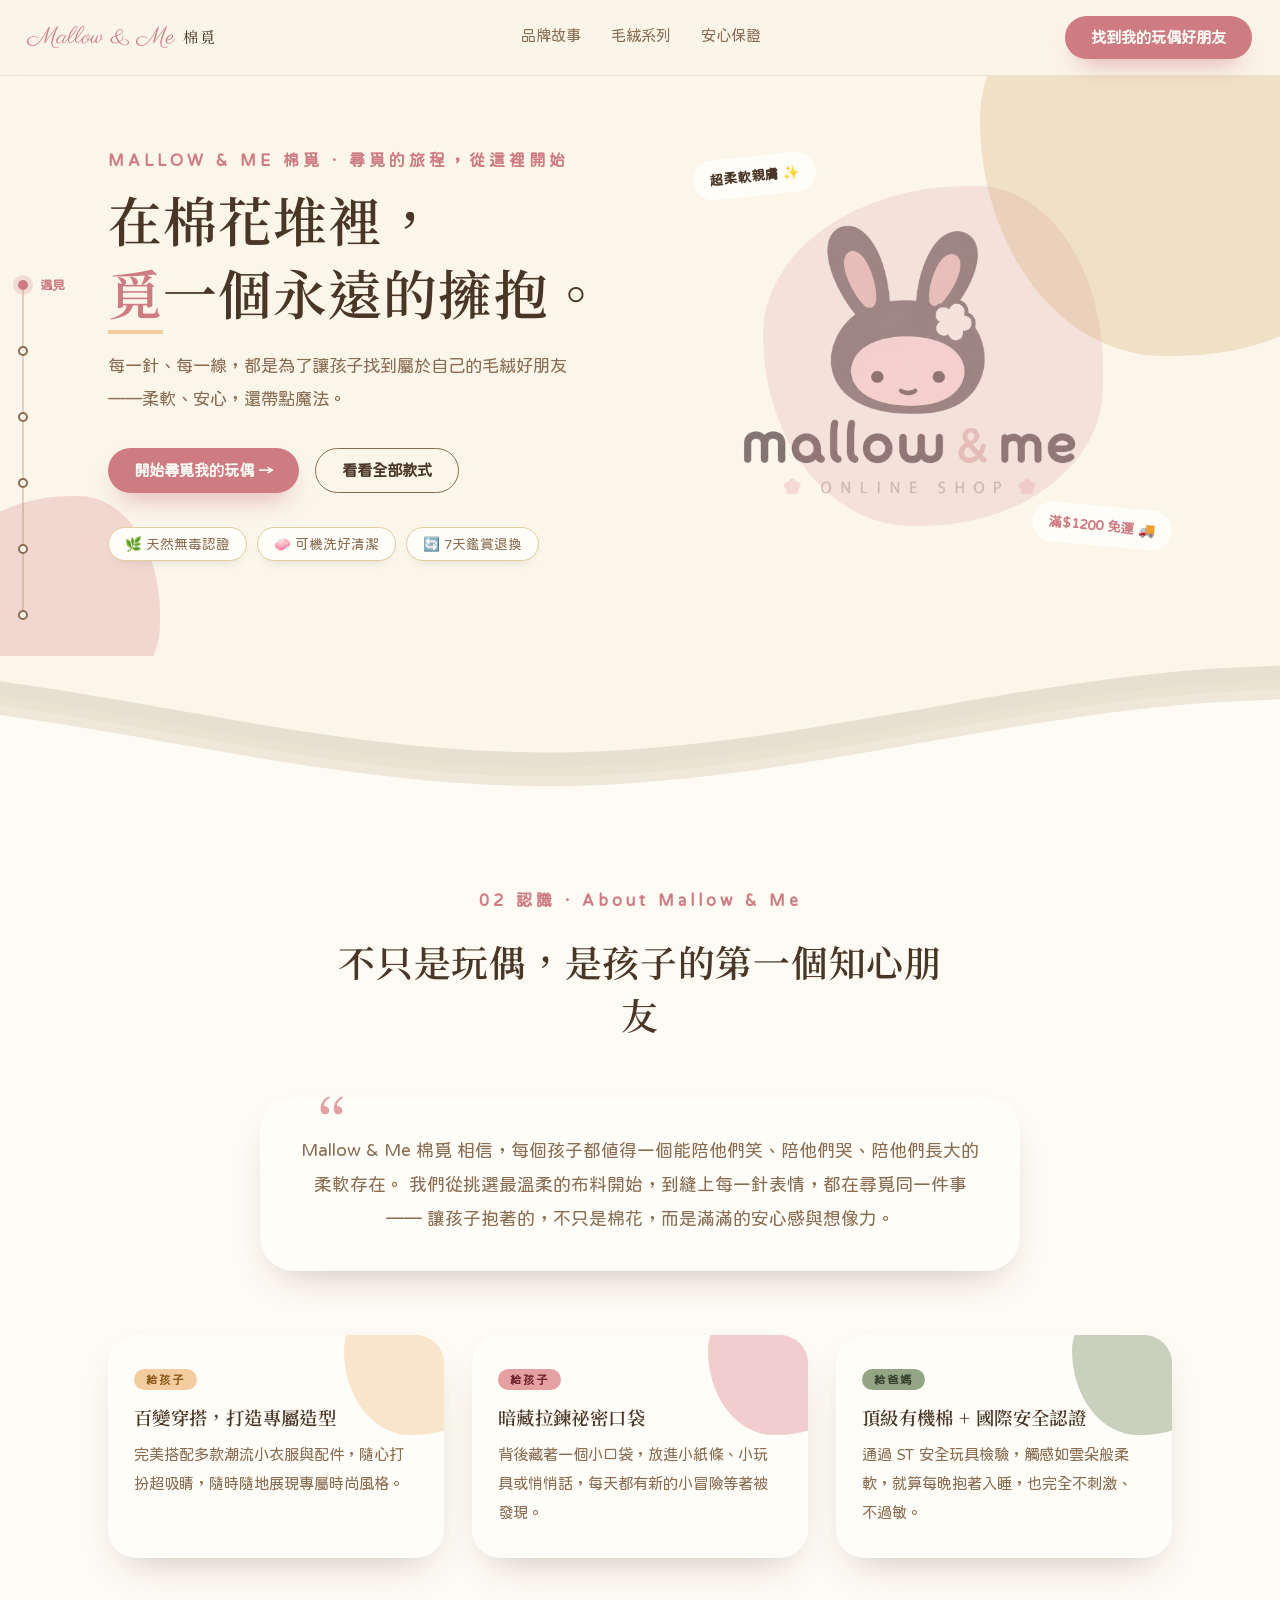
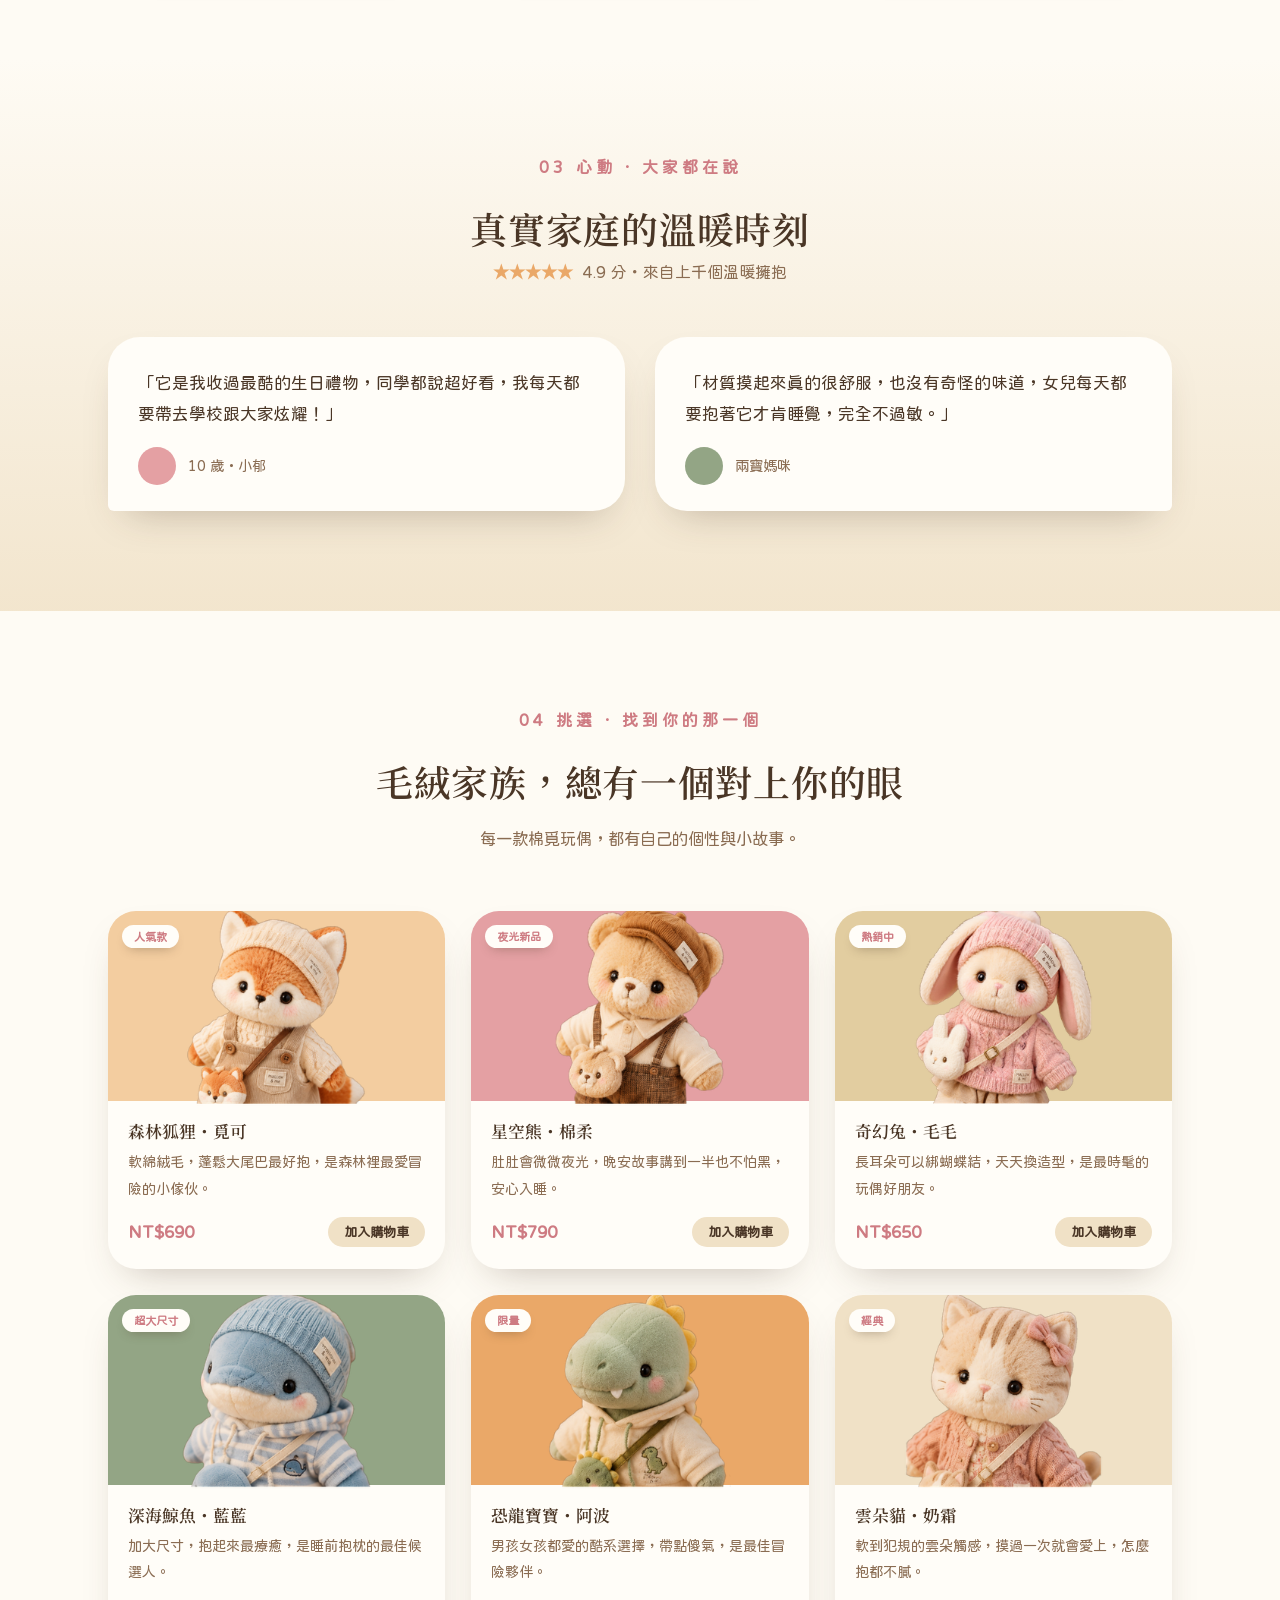
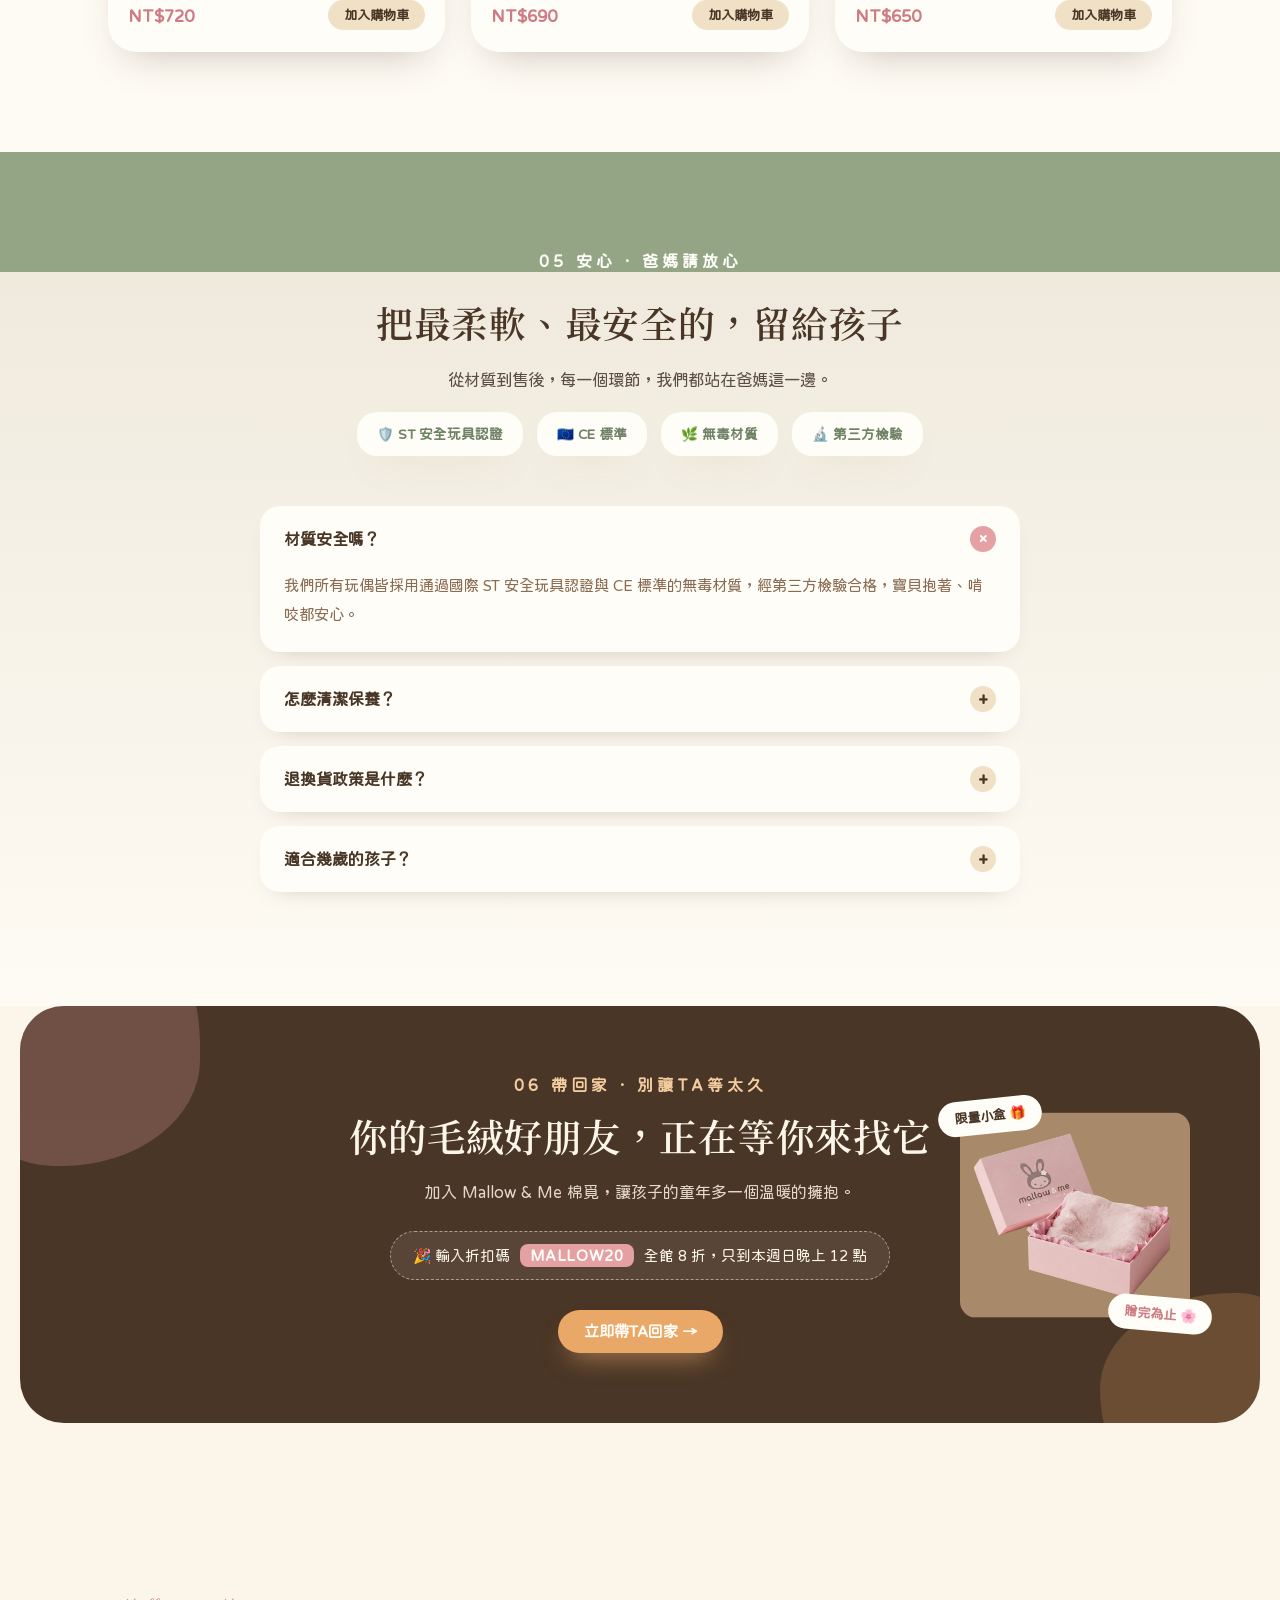
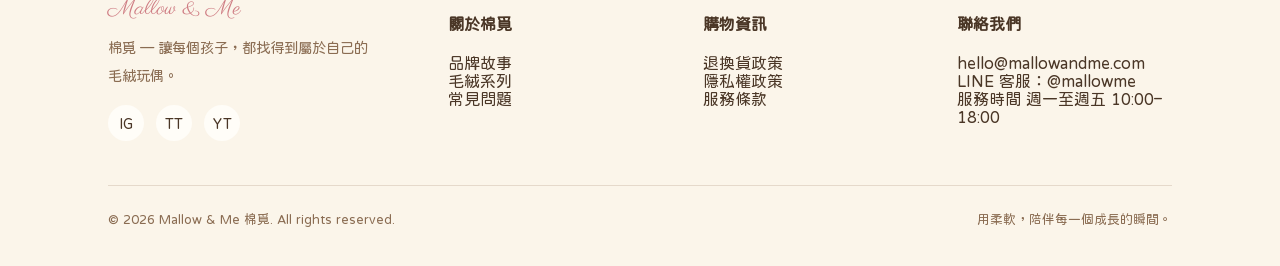
<file: new/0804/index.html>
<!DOCTYPE html>
<html lang="zh-Hant">
<head>
<meta charset="UTF-8">
<meta name="viewport" content="width=device-width, initial-scale=1.0">
<title>Mallow & Me 棉覓｜在棉花堆裡，覓一個永遠的擁抱</title>
<link rel="preconnect" href="https://fonts.googleapis.com">
<link rel="preconnect" href="https://fonts.gstatic.com" crossorigin>
<link href="https://fonts.googleapis.com/css2?family=Noto+Serif+TC:wght@400;500;600;700&family=Huninn&family=Parisienne&display=swap" rel="stylesheet">
<style>
  .wave-container {
  position: relative;
  width: 100%;
  height: 15vh;
  min-height: 100px;
  max-height: 150px;
  background-color: #FBF5EA; /* 可以依據你的網頁主色調整背景 */
}

.waves {
  position: relative;
  width: 100%;
  height: 100%;
}

/* 讓多層波浪產生交錯的動畫效果 */
.parallax > use {
  animation: move-wave 25s cubic-bezier(0.55, 0.5, 0.45, 0.5) infinite;
}

.parallax > use:nth-child(1) {
  animation-delay: -2s;
  animation-duration: 7s;
}
.parallax > use:nth-child(2) {
  animation-delay: -3s;
  animation-duration: 10s;
}
.parallax > use:nth-child(3) {
  animation-delay: -4s;
  animation-duration: 13s;
}
.parallax > use:nth-child(4) {
  animation-delay: -5s;
  animation-duration: 20s;
}

@keyframes move-wave {
  0% {
    transform: translate3d(-90px, 0, 0);
  }
  100% {
    transform: translate3d(85px, 0, 0);
  }
}
  :root{
    --cream:#FBF5EA;
    --cream-soft:#FEFBF4;
    --oat:#F0E1C6;
    --oat-deep:#E2CDA0;
    --rose:#E4A0A3;
    --rose-deep:#CE7B82;
    --peach:#EAA868;
    --peach-soft:#F3CDA0;
    --sage:#93A585;
    --sage-deep:#6F8264;
    --brown:#4A3626;
    --brown-soft:#8A6C52;
    --white:#FFFDF8;
    --shadow: 0 18px 40px -20px rgba(74,54,38,0.35);
    --radius-blob: 62% 38% 55% 45% / 45% 55% 42% 58%;
  }
  *{box-sizing:border-box;}
  html{scroll-behavior:smooth;}
  body{
    margin:0;
    background:var(--cream);
    color:var(--brown);
    font-family:'Huninn','Zen Maru Gothic','Noto Sans TC',sans-serif;
    -webkit-font-smoothing:antialiased;
    overflow-x:hidden;
  }
  h1,h2,h3{font-family:'Noto Serif TC',serif; margin:0; font-weight:600; letter-spacing:0.02em;}
  p{margin:0; line-height:1.9;}
  a{text-decoration:none; color:inherit;}
  ul{list-style:none; margin:0; padding:0;}
  .script{font-family:'Parisienne',cursive;}
  .wrap{max-width:1120px; margin:0 auto; padding:0 28px;}
  img,svg{display:block;}
  button{font-family:inherit; cursor:pointer; border:none;}

  /* ---------- decorative blobs ---------- */
  .blob{position:absolute; border-radius:var(--radius-blob); z-index:0; filter:blur(0.5px);}
  .blob--float{animation:float 9s ease-in-out infinite;}
  @keyframes float{0%,100%{transform:translateY(0) rotate(0deg);}50%{transform:translateY(-18px) rotate(4deg);}}
  @media (prefers-reduced-motion: reduce){ .blob--float{animation:none;} html{scroll-behavior:auto;} }

  /* ---------- plush icon system ---------- */
  .plush-icon{fill:currentColor;}
  .plush-icon .face{fill:var(--brown);}

  /* ---------- reveal on scroll ---------- */
  .reveal{opacity:0; transform:translateY(28px); transition:opacity .8s ease, transform .8s ease;}
  .reveal.is-visible{opacity:1; transform:translateY(0);}

  /* ---------- trust badge chips ---------- */
  .chips{display:flex; flex-wrap:wrap; gap:10px;}
  .chip{
    background:var(--white); border:1px solid var(--oat-deep); color:var(--brown-soft);
    padding:8px 16px; border-radius:999px; font-size:0.85rem; display:flex; align-items:center; gap:6px;
    box-shadow: 0 6px 14px -10px rgba(74,54,38,0.3);
  }

  /* ================= NAV ================= */
  .nav{
    position:sticky; top:0; z-index:50;
    display:flex; align-items:center; justify-content:space-between;
    padding:16px 28px; backdrop-filter:blur(14px);
    background:rgba(251,245,234,0.82);
    border-bottom:1px solid rgba(138,108,82,0.15);
  }
  .nav__logo{display:flex; align-items:baseline; gap:8px; font-size:1.5rem; color:var(--rose-deep);}
  .nav__logo small{font-family:'Noto Serif TC',serif; font-size:0.95rem; color:var(--brown); letter-spacing:0.15em;}
  .nav__links{display:flex; gap:30px; font-size:0.95rem; color:var(--brown-soft);}
  .nav__links a{position:relative; padding-bottom:4px;}
  .nav__links a::after{content:'';position:absolute; left:0; bottom:0; width:0; height:2px; background:var(--rose); transition:width .3s ease;}
  .nav__links a:hover::after{width:100%;}
  .btn{
    display:inline-flex; align-items:center; gap:8px;
    padding:13px 26px; border-radius:999px; font-size:0.95rem; font-weight:700;
    transition:transform .25s ease, box-shadow .25s ease;
  }
  .btn:hover{transform:translateY(-2px);}
  .btn--primary{background:var(--rose-deep); color:var(--white); box-shadow:0 14px 26px -12px rgba(206,123,130,0.7);}
  .btn--primary:hover{box-shadow:0 18px 30px -12px rgba(206,123,130,0.85);}
  .btn--ghost{background:transparent; border:1.5px solid var(--brown-soft); color:var(--brown);}
  .btn--peach{background:var(--peach); color:var(--white); box-shadow:0 14px 26px -12px rgba(234,168,104,0.75);}
  .nav__cta{display:none;}
  @media (min-width: 760px){ .nav__cta{display:inline-flex;} }
  @media (max-width: 880px){ .nav__links{display:none;} }

  /* ================= SEEKING TRAIL (desktop) ================= */
  .trail{position:fixed; left:22px; top:50%; transform:translateY(-50%); z-index:40; display:none;}
  @media (min-width:1180px){ .trail{display:block;} }
  .trail__track{position:relative; width:2px; height:340px; background:rgba(138,108,82,0.25); margin:0 auto;}
  .trail__fill{position:absolute; top:0; left:0; width:100%; height:0%; background:var(--rose-deep); transition:height .15s linear;}
  .trail__dots{position:absolute; top:0; left:50%; height:100%; display:flex; flex-direction:column; justify-content:space-between; transform:translateX(-50%);}
  .trail-dot{position:relative; width:10px; height:10px; border-radius:50%; background:var(--cream-soft); border:2px solid var(--brown-soft); transition:all .3s ease;}
  .trail-dot span{
    position:absolute; left:20px; top:50%; transform:translateY(-50%);
    font-size:0.78rem; white-space:nowrap; color:var(--brown-soft); opacity:0; transition:opacity .3s ease;
  }
  .trail-dot.active{background:var(--rose-deep); border-color:var(--rose-deep); box-shadow:0 0 0 5px rgba(206,123,130,0.2);}
  .trail-dot.active span{opacity:1; color:var(--rose-deep); font-weight:700;}

  /* ================= HERO ================= */
  .hero{position:relative; padding:70px 0 90px; overflow:hidden;}
  .hero .blob-a{width:420px; height:420px; background:var(--oat); top:-140px; right:-120px;}
  .hero .blob-b{width:220px; height:220px; background:var(--rose); opacity:.35; bottom:-60px; left:-60px;}
  .hero__grid{position:relative; z-index:1; display:grid; grid-template-columns:1.05fr 0.95fr; gap:56px; align-items:center;}
  @media (max-width:900px){ .hero__grid{grid-template-columns:1fr; text-align:center;} }
  .eyebrow{font-size:1rem; letter-spacing:0.25em; color:var(--rose-deep); font-weight:700; margin-bottom:14px; display:inline-block;}
  .hero h1{font-size:clamp(2.1rem, 4.2vw, 3.4rem); line-height:1.35; color:var(--brown);}
  .hero h1 em{font-style:normal; color:var(--rose-deep); border-bottom:4px solid var(--peach-soft);}
  .hero__sub{margin-top:22px; font-size:1.08rem; color:var(--brown-soft); max-width:480px;}
  @media (max-width:900px){ .hero__sub{margin-left:auto; margin-right:auto;} }
  .hero__ctas{margin-top:32px; display:flex; gap:16px; flex-wrap:wrap;}
  @media (max-width:900px){ .hero__ctas{justify-content:center;} }
  .hero__chips{margin-top:34px;}
  @media (max-width:900px){ .hero__chips{justify-content:center;} }

  .hero__art{position:relative; height:420px;}
  .hero__stage{position:absolute; inset:0; margin:auto; width:340px; height:340px; background:var(--rose-deep); opacity:0.16; border-radius:var(--radius-blob);}
  .hero__mascot{position:relative; width:290px; margin:20px auto; color:var(--peach); filter:drop-shadow(0 24px 30px rgba(74,54,38,0.28));}
  .hero__sticker{
    position:absolute; background:var(--white); border-radius:20px; padding:12px 16px; box-shadow:var(--shadow);
    font-size:0.85rem; font-weight:700; color:var(--brown);
  }
  .hero__sticker--1{top:10px; left:0; transform:rotate(-6deg);}
  .hero__sticker--2{bottom:20px; right:0; transform:rotate(5deg); color:var(--rose-deep);}
  @media (max-width:900px){ .hero__sticker{display:none;} }

  /* ================= SECTION shell ================= */
  .section{position:relative; padding:100px 0;}
  .section__head{max-width:640px; margin:0 auto 56px; text-align:center;}
  .section__head h2{font-size:clamp(1.6rem, 3vw, 2.3rem); margin-top:12px;}
  .section__head p{margin-top:16px; color:var(--brown-soft); font-size:1.03rem;}

  /* ================= WHY ================= */
  .why{background:var(--cream-soft);}
  .why__story{
    max-width:760px; margin:0 auto 64px; text-align:center; font-size:1.12rem; color:var(--brown-soft);
    padding:36px 40px; background:var(--white); border-radius:34px; box-shadow:var(--shadow); position:relative;
  }
  .why__story::before{content:'“'; font-family:'Noto Serif TC',serif; font-size:4rem; color:var(--rose); position:absolute; top:-6px; left:24px; line-height:1;}
  .features{display:grid; grid-template-columns:repeat(3,1fr); gap:28px;}
  @media (max-width:820px){ .features{grid-template-columns:1fr;} }
  .feature{
    position:relative; padding:34px 26px 30px; border-radius:28px; background:var(--white);
    box-shadow:var(--shadow); overflow:hidden;
  }
  .feature__blob{position:absolute; width:150px; height:150px; border-radius:var(--radius-blob); top:-50px; right:-50px; opacity:0.5;}
  .feature--1 .feature__blob{background:var(--peach-soft);}
  .feature--2 .feature__blob{background:var(--rose);}
  .feature--3 .feature__blob{background:var(--sage);}
  .feature__tag{display:inline-block; font-size:0.72rem; font-weight:700; letter-spacing:0.1em; padding:4px 12px; border-radius:999px; margin-bottom:14px; position:relative;}
  .feature--1 .feature__tag{background:var(--peach-soft); color:#8a5a1c;}
  .feature--2 .feature__tag{background:var(--rose); color:#6d222a;}
  .feature--3 .feature__tag{background:var(--sage); color:#33422c;}
  .feature h3{font-size:1.15rem; position:relative;}
  .feature p{margin-top:10px; color:var(--brown-soft); font-size:0.96rem; position:relative;}

  /* ================= SOCIAL PROOF ================= */
  .social{background:linear-gradient(180deg, var(--cream-soft), var(--oat) 120%);}
  .rating{display:flex; align-items:center; justify-content:center; gap:10px; margin-top:8px; color:var(--peach); font-weight:700;}
  .testimonials{display:grid; grid-template-columns:1fr 1fr; gap:30px;}
  @media (max-width:760px){ .testimonials{grid-template-columns:1fr;} }
  .bubble{
    position:relative; background:var(--white); padding:30px 30px 26px; border-radius:32px 32px 32px 6px;
    box-shadow:var(--shadow);
  }
  .bubble--alt{border-radius:32px 32px 6px 32px;}
  .bubble p.quote{font-size:1.05rem; color:var(--brown); line-height:1.85;}
  .bubble__who{margin-top:18px; display:flex; align-items:center; gap:12px; font-size:0.9rem; color:var(--brown-soft);}
  .bubble__avatar{width:38px; height:38px; border-radius:50%; flex-shrink:0;}
  .bubble--1 .bubble__avatar{background:var(--rose);}
  .bubble--2 .bubble__avatar{background:var(--sage);}

  /* ================= COLLECTION ================= */
  .collection{background:var(--cream-soft);}
  .collection__grid{display:grid; grid-template-columns:repeat(3,1fr); gap:26px;}
  @media (max-width:900px){ .collection__grid{grid-template-columns:1fr 1fr;} }
  @media (max-width:560px){ .collection__grid{grid-template-columns:1fr;} }
  .card{
    background:var(--white); border-radius:28px; overflow:hidden; box-shadow:var(--shadow);
    display:flex; flex-direction:column; transition:transform .3s ease, box-shadow .3s ease;
  }
  .card:hover{transform:translateY(-6px);}
  .card__stage{position:relative; height:190px; display:flex; align-items:center; justify-content:center;}
  .card__mascot{width: 90%;
  height: auto;}
  .card__tag{position:absolute; top:14px; left:14px; font-size:0.7rem; font-weight:700; padding:5px 12px; border-radius:999px; background:var(--white); color:var(--rose-deep); box-shadow:0 6px 12px -6px rgba(74,54,38,0.4);}
  .card__body{padding:18px 20px 22px;}
  .card__name{font-size:1.05rem; font-family:'Noto Serif TC',serif; font-weight:600;}
  .card__desc{margin-top:6px; font-size:0.88rem; color:var(--brown-soft); min-height:44px;}
  .card__foot{margin-top:14px; display:flex; align-items:center; justify-content:space-between;}
  .card__price{font-weight:700; color:var(--rose-deep); font-size:1.05rem;}
  .card__add{font-size:0.82rem; font-weight:700; padding:8px 16px; border-radius:999px; background:var(--oat); color:var(--brown);}
  .card__add:hover{background:var(--peach); color:var(--white);}

  /* ================= PARENTS CORNER ================= */
  .parents{background:linear-gradient(180deg, var(--sage) 0%, #EFE9DC 10%, var(--cream-soft) 100%); position:relative;}
  .parents::before{content:''; position:absolute; inset:0 0 auto 0; height:120px; background:var(--sage); z-index:0;}
  .parents .wrap{position:relative; z-index:1;}
  .parents .section__head{color:var(#4A3B32);}
  .parents .section__head p{color:rgba(74,59,50,0.9);}
  .parents .eyebrow{color:var(--white);}
  .parents__badges{display:flex; gap:14px; justify-content:center; flex-wrap:wrap; margin:-40px 0 50px;}
  .pbadge{
    background:var(--white); padding:14px 20px; border-radius:20px; box-shadow:var(--shadow);
    font-size:0.85rem; font-weight:700; color:var(--sage-deep); display:flex; align-items:center; gap:8px;
  }
  .faq{max-width:760px; margin:0 auto;}
  .faq__item{background:var(--white); border-radius:20px; margin-bottom:14px; box-shadow:0 10px 24px -18px rgba(74,54,38,0.4); overflow:hidden;}
  .faq__item summary{
    list-style:none; cursor:pointer; padding:20px 24px; display:flex; align-items:center; justify-content:space-between;
    font-weight:700; font-size:1rem; color:var(--brown);
  }
  .faq__item summary::-webkit-details-marker{display:none;}
  .faq__icon{width:26px; height:26px; border-radius:50%; background:var(--oat); display:flex; align-items:center; justify-content:center; flex-shrink:0; font-size:1.1rem; transition:transform .3s ease;}
  .faq__item[open] .faq__icon{transform:rotate(45deg); background:var(--rose); color:var(--white);}
  .faq__item p{padding:0 24px 22px; color:var(--brown-soft); font-size:0.95rem;}

  /* ================= FINAL PUSH ================= */
  .final{
    background:var(--brown); color:var(--cream); text-align:center; border-radius:44px;
    margin:0 20px; padding:70px 30px; position:relative; overflow:hidden;
  }
  .final .blob{background:var(--rose); opacity:0.25; width:260px; height:260px; top:-100px; left:-80px;}
  .final .blob2{position:absolute; background:var(--peach); opacity:0.2; width:220px; height:220px; border-radius:var(--radius-blob); bottom:-90px; right:-60px; z-index:0;}
  .final__inner{position:relative; z-index:1;}
  .final h2{color:var(--cream); font-size:clamp(1.6rem,3.4vw,2.4rem);}
  .final__promo{
    display:inline-flex; align-items:center; gap:10px; margin:24px auto 30px; background:rgba(255,255,255,0.08);
    border:1px dashed rgba(255,246,230,0.5); padding:12px 22px; border-radius:999px; font-size:0.92rem;
  }
  .final__code{background:var(--rose); color:var(--white); padding:3px 10px; border-radius:8px; font-weight:700; letter-spacing:0.05em;}

  /* ================= FOOTER ================= */
  footer{padding:70px 0 40px; background:var(--cream);}
  .footer__grid{display:grid; grid-template-columns:1.4fr 1fr 1fr 1fr; gap:40px; padding-bottom:44px; border-bottom:1px solid rgba(138,108,82,0.2);}
  @media (max-width:760px){ .footer__grid{grid-template-columns:1fr 1fr;} }
  .footer__brand{font-size:1.4rem; color:var(--rose-deep); margin-bottom:10px;}
  .footer__tag{color:var(--brown-soft); font-size:0.9rem; max-width:260px;}
  .footer h4{font-size:0.85rem; letter-spacing:0.08em; color:var(--brown-soft); margin-bottom:16px;}
  .footer li{margin-bottom:10px; font-size:0.9rem; color:var(--brown);}
  .footer__social{display:flex; gap:12px; margin-top:16px;}
  .footer__social a{width:36px; height:36px; border-radius:50%; background:var(--white); display:flex; align-items:center; justify-content:center; box-shadow:var(--shadow); font-size:0.9rem;}
  .footer__bottom{display:flex; justify-content:space-between; padding-top:26px; font-size:0.8rem; color:var(--brown-soft); flex-wrap:wrap; gap:10px;}

  /* ================= mobile sticky cta ================= */
  .sticky-cta{
    position:fixed; left:0; right:0; bottom:0; z-index:60; display:flex; gap:10px; padding:12px 16px;
    background:rgba(251,245,234,0.95); backdrop-filter:blur(10px); border-top:1px solid rgba(138,108,82,0.2);
  }
  @media (min-width:760px){ .sticky-cta{display:none;} }
  .sticky-cta .btn{flex:1; justify-content:center;}
  body{padding-bottom:0;}
  @media (max-width:759px){ body{padding-bottom:74px;} }

 /* ===== 贈品圖片區塊：手機版預設為文件流內置中顯示 ===== */
.final__gift{
  position:relative;
  width:190px;
  height:170px;
  margin:8px auto 36px;
}
.final__gift-img{
  width:100%;
  height:100%;
  background-color:#A8896A;
  object-fit:cover;
  border-radius:16px;
  box-shadow:none;
  display:block;
}
.final__gift-sticker{
  position:absolute;
  background:var(--white);
  border-radius:20px;
  padding:8px 14px;
  box-shadow:var(--shadow);
  font-size:0.72rem;
  font-weight:700;
  color:var(--brown);
  white-space:nowrap;
}
.final__gift-sticker--1{ top:-10px; left:-16px; transform:rotate(-6deg); }
.final__gift-sticker--2{ bottom:-10px; right:-16px; transform:rotate(5deg); color:var(--rose-deep); }

/* ===== 桌機版才切回右側絕對定位 ===== */
@media (min-width:1200px){
  .final__gift{
    position:absolute;
    top:50%;
    right:40px;
    transform:translateY(-50%);
    width:clamp(200px, 18vw, 300px);
    height:clamp(180px, 16vw, 280px);
    margin:0;
    z-index:2;
  }
  .final__gift-sticker{
    font-size:0.82rem;
    padding:10px 16px;
  }
  .final__gift-sticker--1{ top:-14px; left:-22px; }
  .final__gift-sticker--2{ bottom:-14px; right:-22px; }
}
</style>
</head>
<body>

<!-- reusable plush mark -->
<svg style="position:absolute;width:0;height:0" aria-hidden="true">
  <symbol id="icon-plush" viewBox="0 0 200 200">
    <circle cx="54" cy="52" r="27"/>
    <circle cx="146" cy="52" r="27"/>
    <path d="M100,58 C38,58 22,112 33,152 C44,188 76,197 100,197 C124,197 156,188 167,152 C178,112 162,58 100,58 Z"/>
    <circle class="face" cx="78" cy="116" r="6.5"/>
    <circle class="face" cx="122" cy="116" r="6.5"/>
    <path class="face" d="M90,140 Q100,150 110,140" stroke="currentColor" stroke-width="0" fill="none"/>
    <path d="M91,140 Q100,149 109,140" stroke="#4A3626" stroke-width="4.5" fill="none" stroke-linecap="round"/>
  </symbol>
</svg>

<!-- ============ NAV ============ -->
<header class="nav">
  <a href="#hero" class="nav__logo"><span class="script">Mallow & Me</span><small>棉覓</small></a>
  <nav class="nav__links">
    <a href="#why">品牌故事</a>
    <a href="#collection">毛絨系列</a>
    <a href="#parents">安心保證</a>
  </nav>
  <a href="#collection" class="btn btn--primary nav__cta">找到我的玩偶好朋友</a>
</header>

<!-- ============ SEEKING TRAIL ============ -->
<div class="trail" aria-hidden="true">
  <div class="trail__track">
    <div class="trail__fill"></div>
    <div class="trail__dots">
      <div class="trail-dot active"><span>遇見</span></div>
      <div class="trail-dot"><span>認識</span></div>
      <div class="trail-dot"><span>心動</span></div>
      <div class="trail-dot"><span>挑選</span></div>
      <div class="trail-dot"><span>安心</span></div>
      <div class="trail-dot"><span>帶回家</span></div>
    </div>
  </div>
</div>

<!-- ============ HERO ============ -->
<section class="hero" id="hero" data-stage>
  <div class="blob blob-a"></div>
  <div class="blob blob-b blob--float"></div>
  <div class="wrap hero__grid">
    <div class="reveal is-visible">
      <span class="eyebrow">MALLOW &amp; ME 棉覓 · 尋覓的旅程，從這裡開始</span>
      <h1>在棉花堆裡，<br><em>覓</em>一個永遠的擁抱。</h1>
      <p class="hero__sub">每一針、每一線，都是為了讓孩子找到屬於自己的毛絨好朋友——柔軟、安心，還帶點魔法。</p>
      <div class="hero__ctas">
        <a href="#collection" class="btn btn--primary">開始尋覓我的玩偶 →</a>
        <a href="#collection" class="btn btn--ghost">看看全部款式</a>
      </div>
      <div class="chips hero__chips" style="margin-top:34px;">
        <span class="chip">🌿 天然無毒認證</span>
        <span class="chip">🧼 可機洗好清潔</span>
        <span class="chip">🔄 7天鑑賞退換</span>
      </div>
    </div>
    <div class="hero__art reveal is-visible">
      <div class="hero__stage"></div>
      <img class="card__mascot" src="img/logo-Photoroom.png" alt="狐狸・毛毛玩偶">
      <div class="hero__sticker hero__sticker--1">超柔軟親膚 ✨</div>
      <div class="hero__sticker hero__sticker--2">滿$1200 免運 🚚</div>
    </div>
  </div>
</section>
<div class="wave-container">
  <svg class="waves" xmlns="http://www.w3.org/2000/svg" viewBox="0 24 150 28" preserveAspectRatio="none" shape-rendering="auto">
    <defs>
      <path id="gentle-wave" d="M-160 44c30 0 58-18 88-18s 58 18 88 18 58-18 88-18 58 18 88 18 v44h-352z" />
    </defs>
  <g class="parallax">
      <use href="#gentle-wave" x="48" y="0" fill="rgba(224, 214, 198, 0.7)" />
      <use href="#gentle-wave" x="48" y="3" fill="rgba(240, 230, 214, 0.5)" />
      <use href="#gentle-wave" x="48" y="5" fill="rgba(247, 242, 235, 0.3)" />
      <use href="#gentle-wave" x="48" y="7" fill="#FEFBF4" />
    </g>
  </svg>
</div>
<!-- ============ WHY ============ -->
<section class="section why" id="why" data-stage>
  <div class="wrap">
    <div class="section__head reveal">
      <span class="eyebrow">02 認識 · About Mallow &amp; Me</span>
      <h2>不只是玩偶，是孩子的第一個知心朋友</h2>
    </div>
    <p class="why__story reveal">
      Mallow &amp; Me 棉覓 相信，每個孩子都值得一個能陪他們笑、陪他們哭、陪他們長大的柔軟存在。
      我們從挑選最溫柔的布料開始，到縫上每一針表情，都在尋覓同一件事——
      讓孩子抱著的，不只是棉花，而是滿滿的安心感與想像力。
    </p>
    <div class="features">
      <div class="feature feature--1 reveal">
        <div class="feature__blob"></div>
        <span class="feature__tag">給孩子</span>
        <h3>百變穿搭，打造專屬造型</h3>
        <p>完美搭配多款潮流小衣服與配件，隨心打扮超吸睛，隨時隨地展現專屬時尚風格。</p>
      </div>
      <div class="feature feature--2 reveal">
        <div class="feature__blob"></div>
        <span class="feature__tag">給孩子</span>
        <h3>暗藏拉鍊祕密口袋</h3>
        <p>背後藏著一個小口袋，放進小紙條、小玩具或悄悄話，每天都有新的小冒險等著被發現。</p>
      </div>
      <div class="feature feature--3 reveal">
        <div class="feature__blob"></div>
        <span class="feature__tag">給爸媽</span>
        <h3>頂級有機棉 + 國際安全認證</h3>
        <p>通過 ST 安全玩具檢驗，觸感如雲朵般柔軟，就算每晚抱著入睡，也完全不刺激、不過敏。</p>
      </div>
    </div>
  </div>
</section>

<!-- ============ SOCIAL PROOF ============ -->
<section class="section social" id="social" data-stage>
  <div class="wrap">
    <div class="section__head reveal">
      <span class="eyebrow">03 心動 · 大家都在說</span>
      <h2>真實家庭的溫暖時刻</h2>
      <div class="rating">★★★★★ <span style="color:var(--brown-soft); font-weight:400;">4.9 分・來自上千個溫暖擁抱</span></div>
    </div>
    <div class="testimonials">
      <div class="bubble bubble--1 reveal">
        <p class="quote">「它是我收過最酷的生日禮物，同學都說超好看，我每天都要帶去學校跟大家炫耀！」</p>
        <div class="bubble__who"><span class="bubble__avatar"></span>10 歲・小郁</div>
      </div>
      <div class="bubble bubble--2 bubble--alt reveal">
        <p class="quote">「材質摸起來真的很舒服，也沒有奇怪的味道，女兒每天都要抱著它才肯睡覺，完全不過敏。」</p>
        <div class="bubble__who"><span class="bubble__avatar"></span>兩寶媽咪</div>
      </div>
    </div>
  </div>
</section>

<!-- ============ COLLECTION ============ -->
<section class="section collection" id="collection" data-stage>
  <div class="wrap">
    <div class="section__head reveal">
      <span class="eyebrow">04 挑選 · 找到你的那一個</span>
      <h2>毛絨家族，總有一個對上你的眼</h2>
      <p>每一款棉覓玩偶，都有自己的個性與小故事。</p>
    </div>
    <div class="collection__grid">

      <div class="card reveal">
        <div class="card__stage" style="background:var(--peach-soft);">
          <span class="card__tag">人氣款</span>
          <img class="card__mascot" src="img/fox-icon.png" alt="狐狸・毛毛玩偶">
        </div>
        <div class="card__body">
          <div class="card__name">森林狐狸・覓可</div>
          <p class="card__desc">軟綿絨毛，蓬鬆大尾巴最好抱，是森林裡最愛冒險的小傢伙。</p>
          <div class="card__foot"><span class="card__price">NT$690</span><span class="card__add">加入購物車</span></div>
        </div>
      </div>

      <div class="card reveal">
        <div class="card__stage" style="background:var(--rose);">
          <span class="card__tag">夜光新品</span>
        <img class="card__mascot" src="img/bear-icon.png" alt="熊熊・毛毛玩偶">
        </div>
        <div class="card__body">
          <div class="card__name">星空熊・棉柔</div>
          <p class="card__desc">肚肚會微微夜光，晚安故事講到一半也不怕黑，安心入睡。</p>
          <div class="card__foot"><span class="card__price">NT$790</span><span class="card__add">加入購物車</span></div>
        </div>
      </div>

      <div class="card reveal">
        <div class="card__stage" style="background:var(--oat-deep);">
          <span class="card__tag">熱銷中</span>
           <img class="card__mascot" src="img/rabbit-icon.png" alt="奇幻兔・毛毛玩偶">
        </div>
        <div class="card__body">
          <div class="card__name">奇幻兔・毛毛</div>
          <p class="card__desc">長耳朵可以綁蝴蝶結，天天換造型，是最時髦的玩偶好朋友。</p>
          <div class="card__foot"><span class="card__price">NT$650</span><span class="card__add">加入購物車</span></div>
        </div>
      </div>

      <div class="card reveal">
        <div class="card__stage" style="background:var(--sage);">
          <span class="card__tag">超大尺寸</span>
         <img class="card__mascot" src="img/shark-icon.png" alt="鯨魚・毛毛玩偶">
        </div>
        <div class="card__body">
          <div class="card__name">深海鯨魚・藍藍</div>
          <p class="card__desc">加大尺寸，抱起來最療癒，是睡前抱枕的最佳候選人。</p>
          <div class="card__foot"><span class="card__price">NT$720</span><span class="card__add">加入購物車</span></div>
        </div>
      </div>

      <div class="card reveal">
        <div class="card__stage" style="background:var(--peach);">
          <span class="card__tag">限量</span>
          <img class="card__mascot" src="img/dino-icon.png" alt="恐龍・毛毛玩偶">
        </div>
        <div class="card__body">
          <div class="card__name">恐龍寶寶・阿波</div>
          <p class="card__desc">男孩女孩都愛的酷系選擇，帶點傻氣，是最佳冒險夥伴。</p>
          <div class="card__foot"><span class="card__price">NT$690</span><span class="card__add">加入購物車</span></div>
        </div>
      </div>

      <div class="card reveal">
        <div class="card__stage" style="background:var(--oat);">
          <span class="card__tag">經典</span>
         <img class="card__mascot" src="img/cat-icon.png" alt="貓咪・毛毛玩偶">
        </div>
        <div class="card__body">
          <div class="card__name">雲朵貓・奶霜</div>
          <p class="card__desc">軟到犯規的雲朵觸感，摸過一次就會愛上，怎麼抱都不膩。</p>
          <div class="card__foot"><span class="card__price">NT$650</span><span class="card__add">加入購物車</span></div>
        </div>
      </div>

    </div>
  </div>
</section>

<!-- ============ PARENTS CORNER ============ -->
<section class="section parents" id="parents" data-stage>
  <div class="wrap">
    <div class="section__head reveal">
      <span class="eyebrow">05 安心 · 爸媽請放心</span>
      <h2>把最柔軟、最安全的，留給孩子</h2>
      <p>從材質到售後，每一個環節，我們都站在爸媽這一邊。</p>
    </div>
    <div class="parents__badges reveal">
      <span class="pbadge">🛡️ ST 安全玩具認證</span>
      <span class="pbadge">🇪🇺 CE 標準</span>
      <span class="pbadge">🌿 無毒材質</span>
      <span class="pbadge">🔬 第三方檢驗</span>
    </div>
    <div class="faq reveal">
      <details class="faq__item" open>
        <summary>材質安全嗎？<span class="faq__icon">+</span></summary>
        <p>我們所有玩偶皆採用通過國際 ST 安全玩具認證與 CE 標準的無毒材質，經第三方檢驗合格，寶貝抱著、啃咬都安心。</p>
      </details>
      <details class="faq__item">
        <summary>怎麼清潔保養？<span class="faq__icon">+</span></summary>
        <p>大部分款式可直接手洗，或裝入洗衣袋以 30 度以下水溫機洗，洗後自然平鋪陰乾，就能維持蓬鬆柔軟的觸感。</p>
      </details>
      <details class="faq__item">
        <summary>退換貨政策是什麼？<span class="faq__icon">+</span></summary>
        <p>下單後 7 天內，只要玩偶保持全新、未拆吊牌的狀態，即可申請無條件退換，讓您安心選購不擔心。</p>
      </details>
      <details class="faq__item">
        <summary>適合幾歲的孩子？<span class="faq__icon">+</span></summary>
        <p>我們的玩偶適合 3 歲以上孩童；若家中有 3 歲以下幼兒，建議由家長陪同遊玩，避免誤食小型配件。</p>
      </details>
    </div>
  </div>
</section>

<!-- ============ FINAL PUSH ============ -->
<section class="section" id="final" data-stage style="padding-top:0;">
  <div class="final reveal">
    <div class="blob blob--float"></div>
    <div class="blob2"></div>

    <div class="final__inner">
      <span class="eyebrow" style="color:var(--peach-soft);">06 帶回家 · 別讓TA等太久</span>
      <h2>你的毛絨好朋友，正在等你來找它</h2>
      <p style="color:rgba(255,246,230,0.85); margin-top:14px;">加入 Mallow &amp; Me 棉覓，讓孩子的童年多一個溫暖的擁抱。</p>

      <div class="final__promo">
        🎉 輸入折扣碼 <span class="final__code">MALLOW20</span> 全館 8 折，只到本週日晚上 12 點
      </div>

      <!-- 贈品圖片＋貼紙，現在在 promo 跟按鈕之間 -->
      <div class="final__gift">
        <img src="./img/logobox.png" alt="附贈小盒" class="final__gift-img">
        <span class="final__gift-sticker final__gift-sticker--1">限量小盒 🎁</span>
        <span class="final__gift-sticker final__gift-sticker--2">贈完為止 🌸</span>
      </div>

      <div>
        <a href="#collection" class="btn btn--peach">立即帶TA回家 →</a>
      </div>
    </div>
  </div>
</section>

<!-- ============ FOOTER ============ -->
<footer>
  <div class="wrap">
    <div class="footer__grid">
      <div>
        <div class="footer__brand script">Mallow &amp; Me</div>
        <p class="footer__tag">棉覓 — 讓每個孩子，都找得到屬於自己的毛絨玩偶。</p>
        <div class="footer__social">
          <a href="#" aria-label="Instagram">IG</a>
          <a href="#" aria-label="TikTok">TT</a>
          <a href="#" aria-label="YouTube">YT</a>
        </div>
      </div>
      <div>
        <h4>關於棉覓</h4>
        <ul>
          <li><a href="#why">品牌故事</a></li>
          <li><a href="#collection">毛絨系列</a></li>
          <li><a href="#parents">常見問題</a></li>
        </ul>
      </div>
      <div>
        <h4>購物資訊</h4>
        <ul>
          <li><a href="#">退換貨政策</a></li>
          <li><a href="#">隱私權政策</a></li>
          <li><a href="#">服務條款</a></li>
        </ul>
      </div>
      <div>
        <h4>聯絡我們</h4>
        <ul>
          <li>hello@mallowandme.com</li>
          <li>LINE 客服：@mallowme</li>
          <li>服務時間 週一至週五 10:00–18:00</li>
        </ul>
      </div>
    </div>
    <div class="footer__bottom">
      <span>© 2026 Mallow &amp; Me 棉覓. All rights reserved.</span>
      <span>用柔軟，陪伴每一個成長的瞬間。</span>
    </div>
  </div>
</footer>

<!-- ============ MOBILE STICKY CTA ============ -->
<div class="sticky-cta">
  <a href="#collection" class="btn btn--primary">立即選購 →</a>
  <a href="#parents" class="btn btn--ghost">安心保證</a>
</div>

<script>
  // scroll reveal
  const revealEls = document.querySelectorAll('.reveal');
  const io = new IntersectionObserver((entries)=>{
    entries.forEach(e=>{ if(e.isIntersecting){ e.target.classList.add('is-visible'); } });
  }, { threshold: 0.15 });
  revealEls.forEach(el=> io.observe(el));

  // seeking trail progress + active waypoint
  const stages = document.querySelectorAll('[data-stage]');
  const dots = document.querySelectorAll('.trail-dot');
  const fill = document.querySelector('.trail__fill');

  function updateTrail(){
    const scrollTop = window.scrollY;
    const docHeight = document.documentElement.scrollHeight - window.innerHeight;
    const progress = docHeight > 0 ? Math.min(1, Math.max(0, scrollTop/docHeight)) : 0;
    if(fill) fill.style.height = (progress*100) + '%';

    let current = 0;
    stages.forEach((sec,i)=>{
      const rect = sec.getBoundingClientRect();
      if(rect.top <= window.innerHeight*0.5) current = i;
    });
    dots.forEach((d,i)=> d.classList.toggle('active', i===current));
  }
  window.addEventListener('scroll', updateTrail, {passive:true});
  updateTrail();
</script>

</body>
</html>
</file>
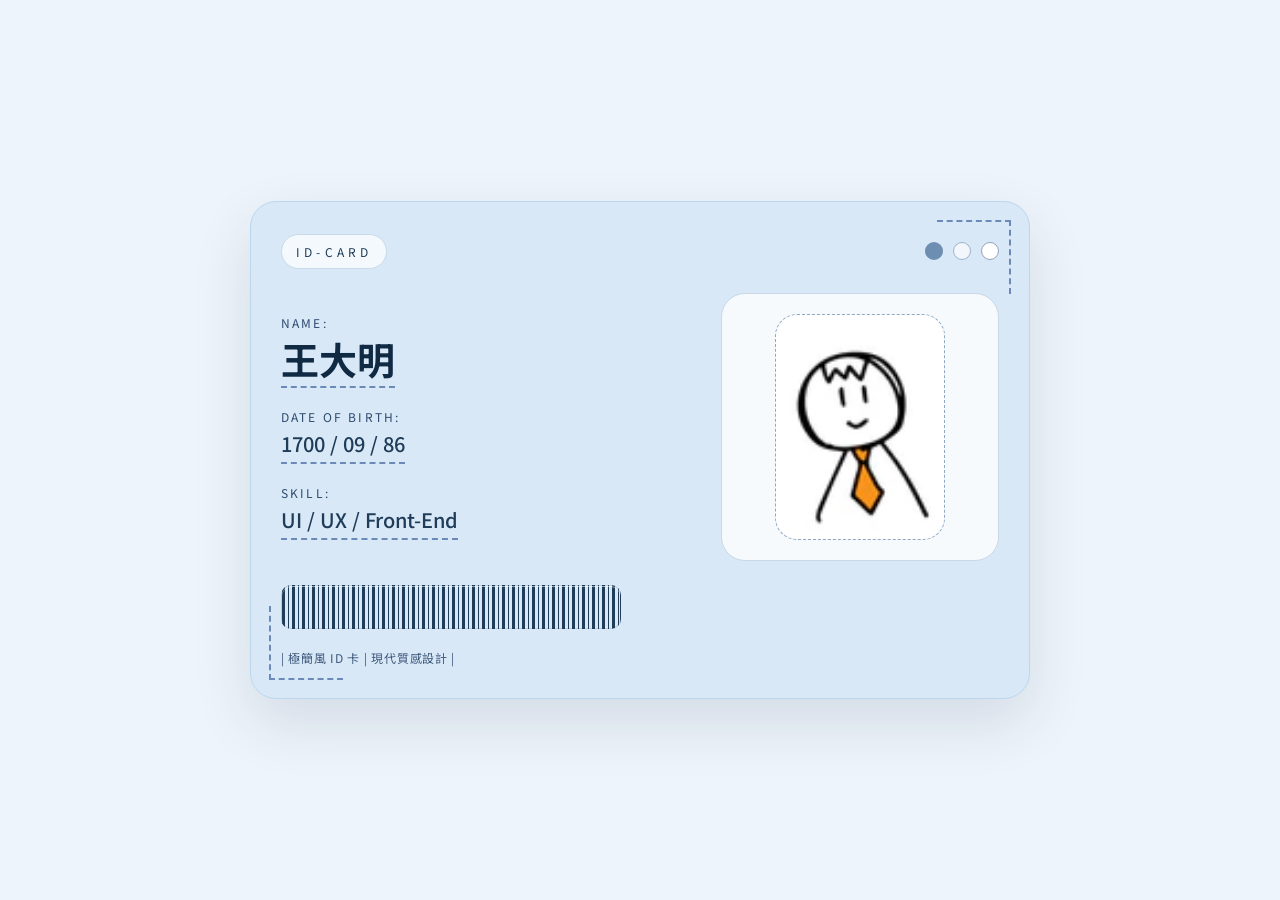
<file: new/card.html>
﻿<!DOCTYPE html>
<html lang="zh-TW">
<head>
    <meta charset="UTF-8">
    <meta name="viewport" content="width=device-width, initial-scale=1.0">
    <title>極簡 ID 卡設計展示</title>
    <link rel="preconnect" href="https://fonts.googleapis.com">
    <link rel="preconnect" href="https://fonts.gstatic.com" crossorigin>
    <link href="https://fonts.googleapis.com/css2?family=Fira+Code:wght@400;500;600&family=Noto+Sans+TC:wght@400;500;700&display=swap" rel="stylesheet">
    <style>
        * {
            box-sizing: border-box;
            margin: 0;
            padding: 0;
        }

        body {
            min-height: 100vh;
            display: flex;
            align-items: center;
            justify-content: center;
            background: #eef4fb;
            font-family: 'Noto Sans TC', -apple-system, BlinkMacSystemFont, "Segoe UI", Roboto, sans-serif;
            color: #102a43;
            padding: 24px;
        }

        .card {
            width: min(780px, 100%);
            max-width: 780px;
            background: #d8e8f7;
            border: 1px solid #bcd7ed;
            border-radius: 26px;
            box-shadow: 0 24px 60px rgba(16, 42, 67, 0.12);
            padding: 32px 30px;
            position: relative;
            overflow: hidden;
        }

        .card::before,
        .card::after {
            content: "";
            position: absolute;
            border: 2px dashed #6b8ab7;
            width: 72px;
            height: 72px;
        }

        .card::before {
            top: 18px;
            right: 18px;
            border-left: none;
            border-bottom: none;
        }

        .card::after {
            bottom: 18px;
            left: 18px;
            border-right: none;
            border-top: none;
        }

        .top-row {
            display: flex;
            justify-content: space-between;
            align-items: center;
            margin-bottom: 24px;
            gap: 16px;
        }

        .label {
            display: inline-flex;
            align-items: center;
            gap: 10px;
            font-size: 12px;
            letter-spacing: 0.35em;
            text-transform: uppercase;
            color: #1f3c58;
            padding: 8px 14px;
            border-radius: 999px;
            background: rgba(255, 255, 255, 0.72);
            border: 1px solid #c8d8e6;
            backdrop-filter: blur(6px);
        }

        .circles {
            display: flex;
            align-items: center;
            gap: 10px;
        }

        .circle {
            width: 18px;
            height: 18px;
            border-radius: 50%;
            background: #5b7fa5;
            opacity: 0.85;
        }

        .circle:nth-child(2) {
            background: #f8fafc;
            border: 1px solid #8fa9c4;
        }

        .circle:nth-child(3) {
            background: #ffffff;
            opacity: 1;
            border: 1px solid #94a3b8;
        }

        .main-grid {
            display: grid;
            grid-template-columns: 1.5fr 1fr;
            gap: 24px;
            align-items: stretch;
        }

        .fields {
            display: flex;
            flex-direction: column;
            gap: 20px;
            justify-content: center;
        }

        .field {
            display: flex;
            flex-direction: column;
            gap: 8px;
        }

        .field-label {
            color: #2e4a6e;
            font-size: 12px;
            letter-spacing: 0.18em;
            text-transform: uppercase;
        }

        .field-value {
            font-size: clamp(28px, 3.2vw, 38px);
            font-weight: 700;
            color: #102a43;
            padding-bottom: 8px;
            border-bottom: 2px dashed #6b8ab7;
            max-width: fit-content;
            line-height: 1.05;
        }

        .small-value {
            font-size: 20px;
            font-weight: 500;
            color: #1f3c58;
        }

        .portrait-card {
            position: relative;
            display: grid;
            place-items: center;
            background: rgba(255, 255, 255, 0.8);
            border: 1px solid #c8d8e6;
            border-radius: 24px;
            min-height: 260px;
            padding: 20px;
        }

        .portrait-frame {
            width: 100%;
            max-width: 170px;
            aspect-ratio: 3 / 4;
            border-radius: 22px;
            background: #f8fafc;
            border: 1px dashed #8fa9c4;
            display: grid;
            place-items: center;
            position: relative;
            box-shadow: inset 0 0 0 1px rgba(79, 115, 150, 0.08);
        }

        .portrait-shape {
            width: 76%;
            height: 76%;
            border-radius: 24px;
            background: linear-gradient(180deg, #ffffff 0%, #d9e7f4 100%);
            display: grid;
            place-items: center;
            position: relative;
        }

        .portrait-head {
            width: 48px;
            height: 56px;
            border-radius: 50% 50% 46% 46%;
            background: #8fa9c4;
            position: absolute;
            top: 18%;
        }

        .portrait-body {
            width: 62px;
            height: 88px;
            background: #8fa9c4;
            border-radius: 30px 30px 12px 12px;
            position: absolute;
            bottom: 16%;
        }

        .barcode {
            margin-top: 24px;
            height: 44px;
            width: 100%;
            max-width: 340px;
            background: repeating-linear-gradient(
                90deg,
                #1f3c58,
                #1f3c58 3px,
                transparent 3px,
                transparent 6px,
                #1f3c58 6px,
                #1f3c58 7px,
                transparent 7px,
                transparent 10px
            );
            border: 1px solid rgba(31, 60, 88, 0.16);
            border-radius: 10px;
            box-shadow: inset 0 1px 0 rgba(255,255,255,0.55);
        }

        .bottom-text {
            margin-top: 20px;
            font-size: 12px;
            color: #2e4a6e;
            letter-spacing: 0.06em;
            opacity: 0.9;
        }

        @media (max-width: 760px) {
            .card {
                padding: 24px;
            }
            .main-grid {
                grid-template-columns: 1fr;
            }
            .portrait-card {
                min-height: 220px;
            }
            .field-value {
                font-size: 28px;
            }
        }
    </style>
</head>
<body>
    <div class="card">
        <div class="top-row">
            <div class="label">ID-CARD</div>
            <div class="circles">
                <span class="circle"></span>
                <span class="circle"></span>
                <span class="circle"></span>
            </div>
        </div>

        <div class="main-grid">
            <div class="fields">
                <div class="field">
                    <span class="field-label">name:</span>
                    <span class="field-value">王大明</span>
                </div>
                <div class="field">
                    <span class="field-label">date of birth:</span>
                    <span class="field-value small-value">1700 / 09 / 86</span>
                </div>
                <div class="field">
                    <span class="field-label">skill:</span>
                    <span class="field-value small-value">UI / UX / Front-End</span>
                </div>
            </div>

            <div class="portrait-card">
                <div class="portrait-frame">
                    <img src="img/portrait.png" alt="Portrait" style="width: 100%; height: 100%; object-fit: cover; border-radius: 22px;" />
                </div>
            </div>
        </div>

        <div class="barcode"></div>
        <div class="bottom-text">| 極簡風 ID 卡 | 現代質感設計 |</div>
    </div>
</body>
</html>
</file>
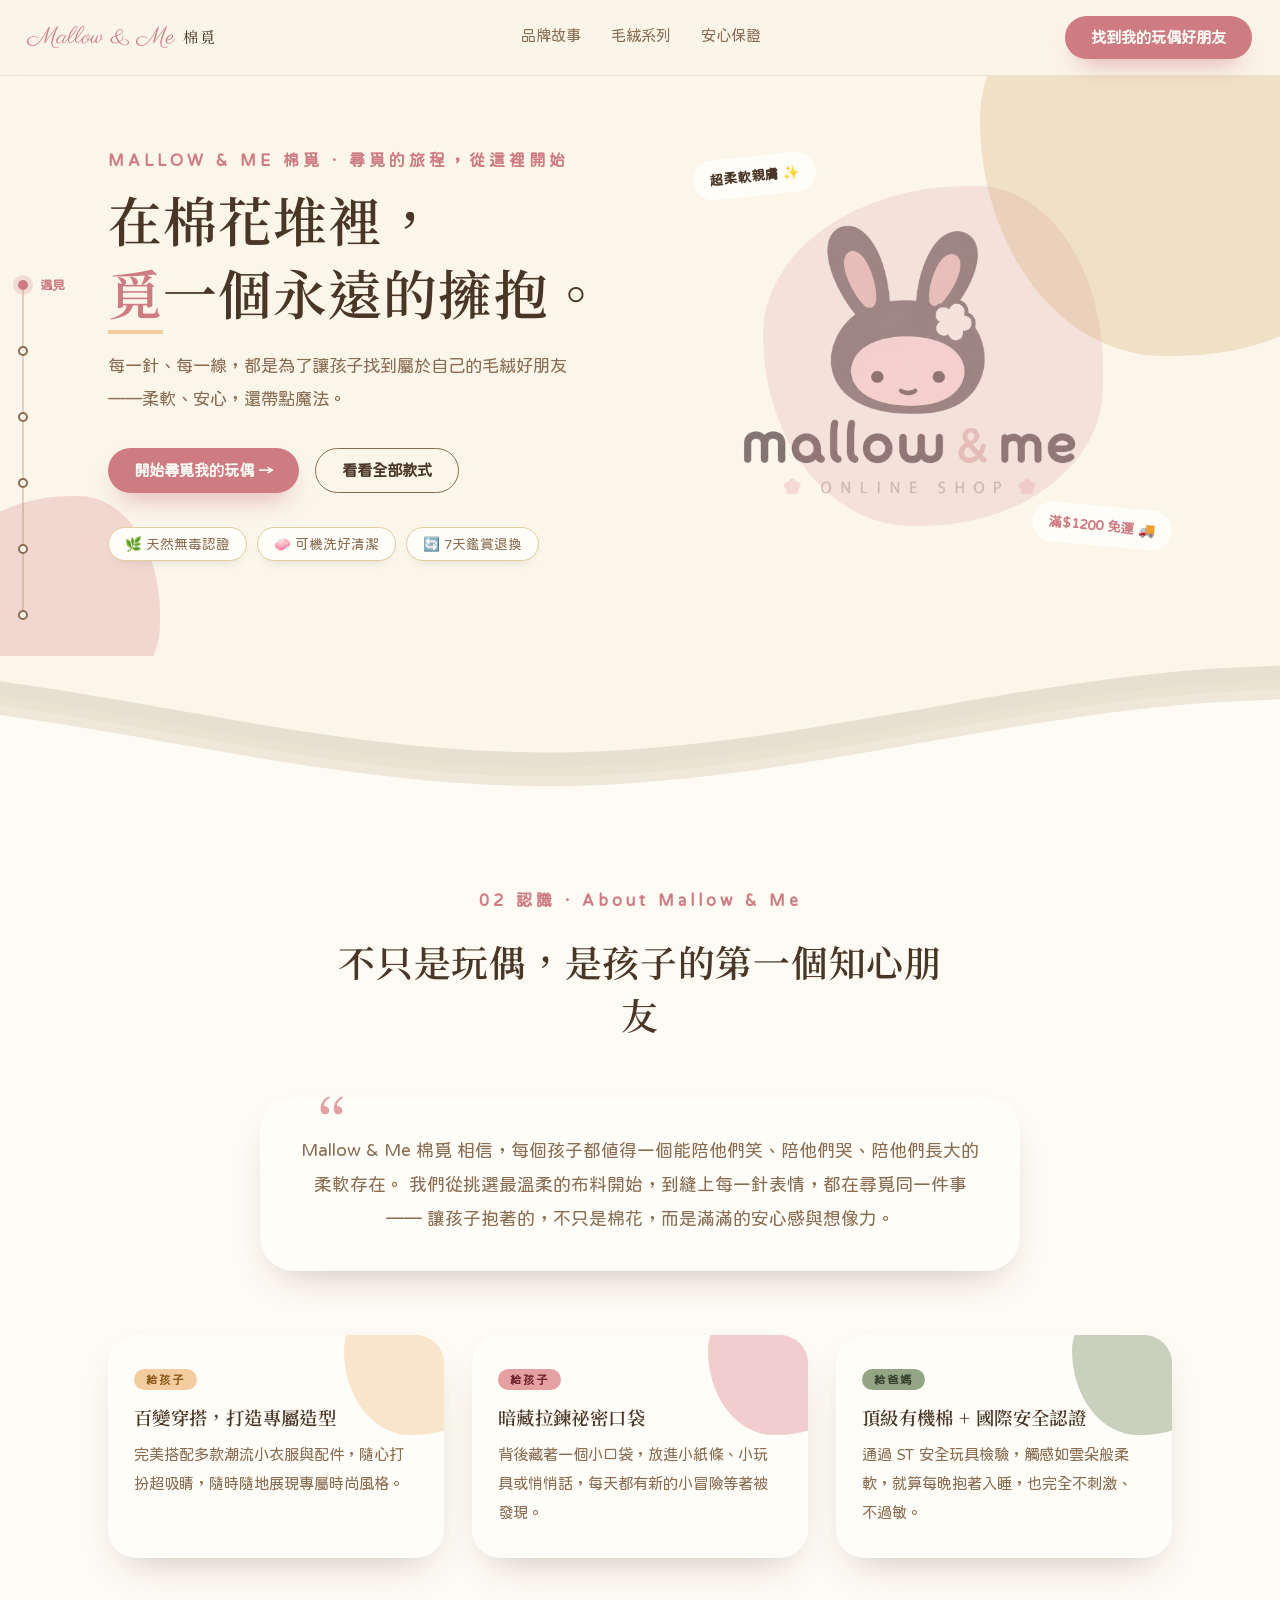
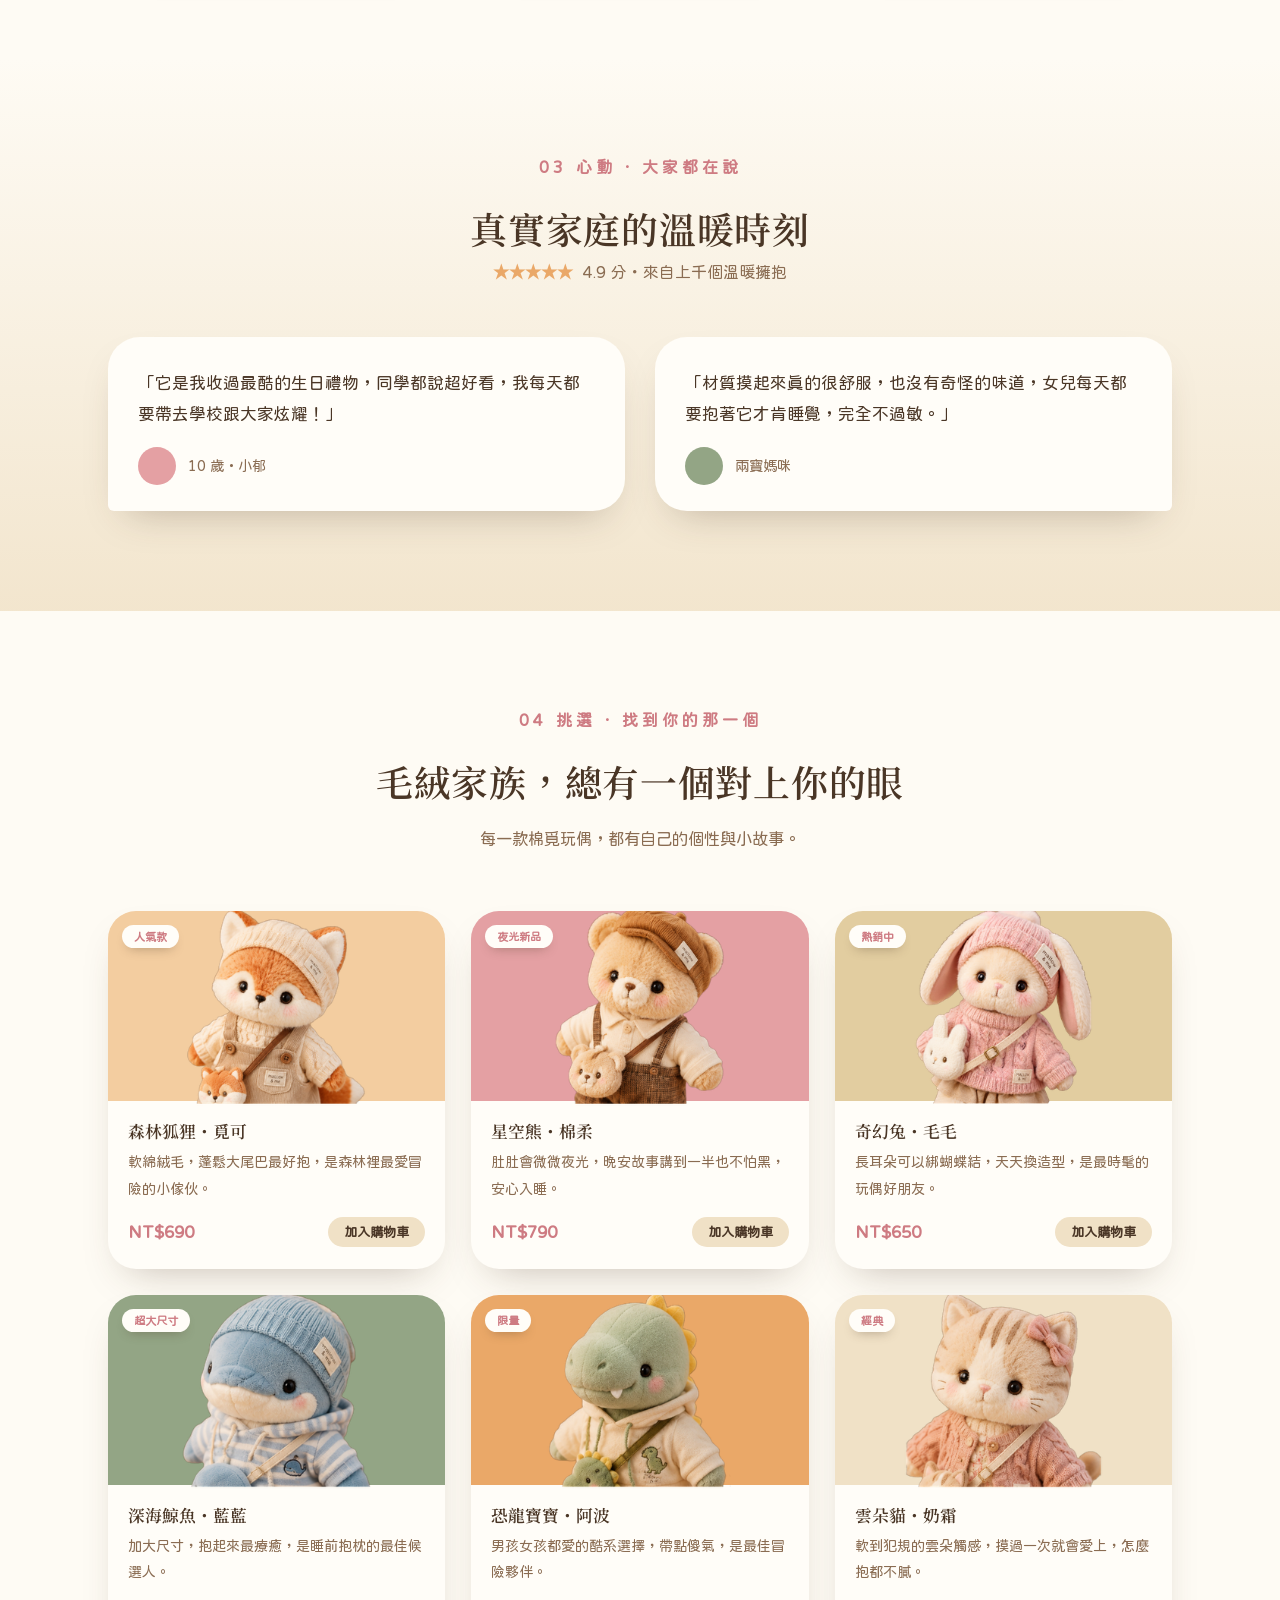
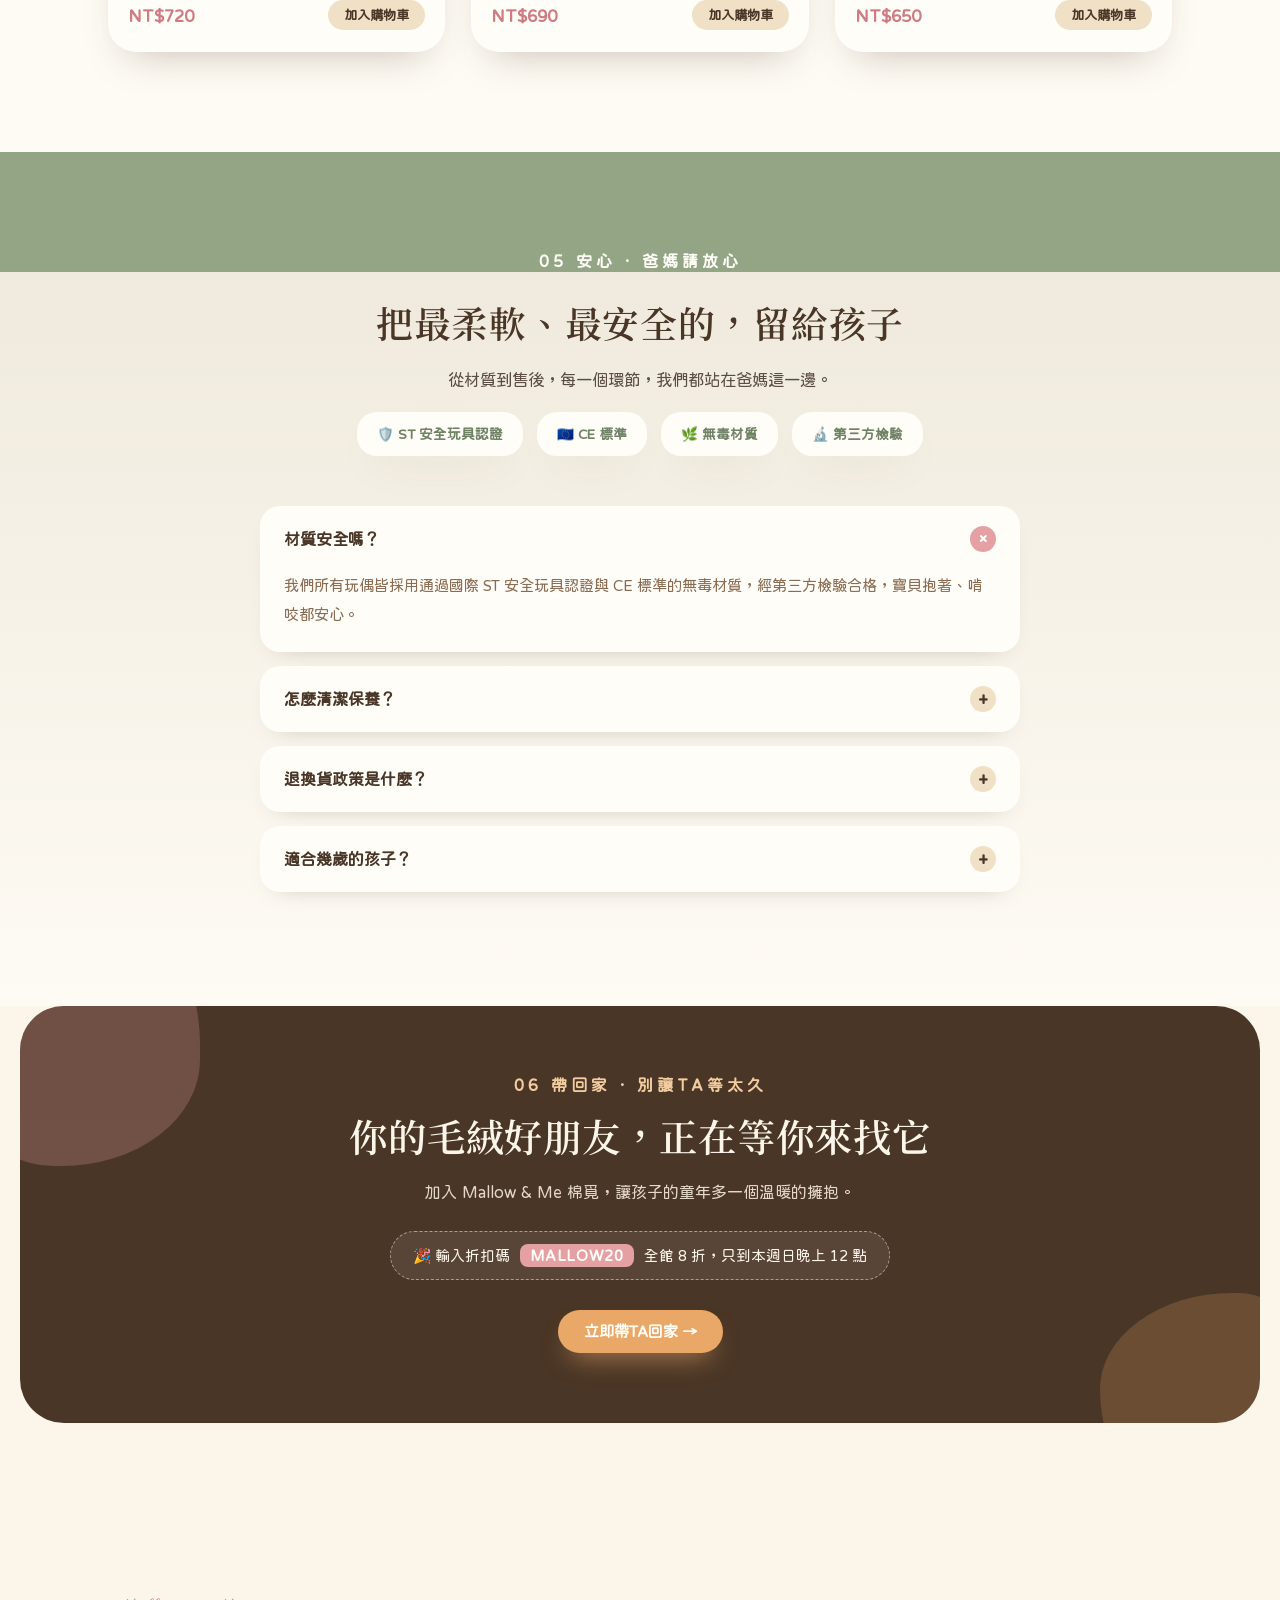
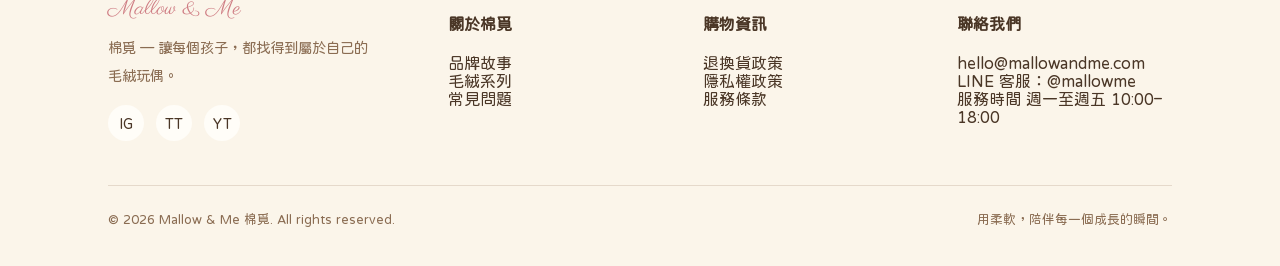
<file: new/0804/mallow-and-me.html>
<!DOCTYPE html>
<html lang="zh-Hant">
<head>
<meta charset="UTF-8">
<meta name="viewport" content="width=device-width, initial-scale=1.0">
<title>Mallow & Me 棉覓｜在棉花堆裡，覓一個永遠的擁抱</title>
<link rel="preconnect" href="https://fonts.googleapis.com">
<link rel="preconnect" href="https://fonts.gstatic.com" crossorigin>
<link href="https://fonts.googleapis.com/css2?family=Noto+Serif+TC:wght@400;500;600;700&family=Huninn&family=Parisienne&display=swap" rel="stylesheet">
<style>
  .wave-container {
  position: relative;
  width: 100%;
  height: 15vh;
  min-height: 100px;
  max-height: 150px;
  background-color: #FBF5EA; /* 可以依據你的網頁主色調整背景 */
}

.waves {
  position: relative;
  width: 100%;
  height: 100%;
}

/* 讓多層波浪產生交錯的動畫效果 */
.parallax > use {
  animation: move-wave 25s cubic-bezier(0.55, 0.5, 0.45, 0.5) infinite;
}

.parallax > use:nth-child(1) {
  animation-delay: -2s;
  animation-duration: 7s;
}
.parallax > use:nth-child(2) {
  animation-delay: -3s;
  animation-duration: 10s;
}
.parallax > use:nth-child(3) {
  animation-delay: -4s;
  animation-duration: 13s;
}
.parallax > use:nth-child(4) {
  animation-delay: -5s;
  animation-duration: 20s;
}

@keyframes move-wave {
  0% {
    transform: translate3d(-90px, 0, 0);
  }
  100% {
    transform: translate3d(85px, 0, 0);
  }
}
  :root{
    --cream:#FBF5EA;
    --cream-soft:#FEFBF4;
    --oat:#F0E1C6;
    --oat-deep:#E2CDA0;
    --rose:#E4A0A3;
    --rose-deep:#CE7B82;
    --peach:#EAA868;
    --peach-soft:#F3CDA0;
    --sage:#93A585;
    --sage-deep:#6F8264;
    --brown:#4A3626;
    --brown-soft:#8A6C52;
    --white:#FFFDF8;
    --shadow: 0 18px 40px -20px rgba(74,54,38,0.35);
    --radius-blob: 62% 38% 55% 45% / 45% 55% 42% 58%;
  }
  *{box-sizing:border-box;}
  html{scroll-behavior:smooth;}
  body{
    margin:0;
    background:var(--cream);
    color:var(--brown);
    font-family:'Huninn','Zen Maru Gothic','Noto Sans TC',sans-serif;
    -webkit-font-smoothing:antialiased;
    overflow-x:hidden;
  }
  h1,h2,h3{font-family:'Noto Serif TC',serif; margin:0; font-weight:600; letter-spacing:0.02em;}
  p{margin:0; line-height:1.9;}
  a{text-decoration:none; color:inherit;}
  ul{list-style:none; margin:0; padding:0;}
  .script{font-family:'Parisienne',cursive;}
  .wrap{max-width:1120px; margin:0 auto; padding:0 28px;}
  img,svg{display:block;}
  button{font-family:inherit; cursor:pointer; border:none;}

  /* ---------- decorative blobs ---------- */
  .blob{position:absolute; border-radius:var(--radius-blob); z-index:0; filter:blur(0.5px);}
  .blob--float{animation:float 9s ease-in-out infinite;}
  @keyframes float{0%,100%{transform:translateY(0) rotate(0deg);}50%{transform:translateY(-18px) rotate(4deg);}}
  @media (prefers-reduced-motion: reduce){ .blob--float{animation:none;} html{scroll-behavior:auto;} }

  /* ---------- plush icon system ---------- */
  .plush-icon{fill:currentColor;}
  .plush-icon .face{fill:var(--brown);}

  /* ---------- reveal on scroll ---------- */
  .reveal{opacity:0; transform:translateY(28px); transition:opacity .8s ease, transform .8s ease;}
  .reveal.is-visible{opacity:1; transform:translateY(0);}

  /* ---------- trust badge chips ---------- */
  .chips{display:flex; flex-wrap:wrap; gap:10px;}
  .chip{
    background:var(--white); border:1px solid var(--oat-deep); color:var(--brown-soft);
    padding:8px 16px; border-radius:999px; font-size:0.85rem; display:flex; align-items:center; gap:6px;
    box-shadow: 0 6px 14px -10px rgba(74,54,38,0.3);
  }

  /* ================= NAV ================= */
  .nav{
    position:sticky; top:0; z-index:50;
    display:flex; align-items:center; justify-content:space-between;
    padding:16px 28px; backdrop-filter:blur(14px);
    background:rgba(251,245,234,0.82);
    border-bottom:1px solid rgba(138,108,82,0.15);
  }
  .nav__logo{display:flex; align-items:baseline; gap:8px; font-size:1.5rem; color:var(--rose-deep);}
  .nav__logo small{font-family:'Noto Serif TC',serif; font-size:0.95rem; color:var(--brown); letter-spacing:0.15em;}
  .nav__links{display:flex; gap:30px; font-size:0.95rem; color:var(--brown-soft);}
  .nav__links a{position:relative; padding-bottom:4px;}
  .nav__links a::after{content:'';position:absolute; left:0; bottom:0; width:0; height:2px; background:var(--rose); transition:width .3s ease;}
  .nav__links a:hover::after{width:100%;}
  .btn{
    display:inline-flex; align-items:center; gap:8px;
    padding:13px 26px; border-radius:999px; font-size:0.95rem; font-weight:700;
    transition:transform .25s ease, box-shadow .25s ease;
  }
  .btn:hover{transform:translateY(-2px);}
  .btn--primary{background:var(--rose-deep); color:var(--white); box-shadow:0 14px 26px -12px rgba(206,123,130,0.7);}
  .btn--primary:hover{box-shadow:0 18px 30px -12px rgba(206,123,130,0.85);}
  .btn--ghost{background:transparent; border:1.5px solid var(--brown-soft); color:var(--brown);}
  .btn--peach{background:var(--peach); color:var(--white); box-shadow:0 14px 26px -12px rgba(234,168,104,0.75);}
  .nav__cta{display:none;}
  @media (min-width: 760px){ .nav__cta{display:inline-flex;} }
  @media (max-width: 880px){ .nav__links{display:none;} }

  /* ================= SEEKING TRAIL (desktop) ================= */
  .trail{position:fixed; left:22px; top:50%; transform:translateY(-50%); z-index:40; display:none;}
  @media (min-width:1180px){ .trail{display:block;} }
  .trail__track{position:relative; width:2px; height:340px; background:rgba(138,108,82,0.25); margin:0 auto;}
  .trail__fill{position:absolute; top:0; left:0; width:100%; height:0%; background:var(--rose-deep); transition:height .15s linear;}
  .trail__dots{position:absolute; top:0; left:50%; height:100%; display:flex; flex-direction:column; justify-content:space-between; transform:translateX(-50%);}
  .trail-dot{position:relative; width:10px; height:10px; border-radius:50%; background:var(--cream-soft); border:2px solid var(--brown-soft); transition:all .3s ease;}
  .trail-dot span{
    position:absolute; left:20px; top:50%; transform:translateY(-50%);
    font-size:0.78rem; white-space:nowrap; color:var(--brown-soft); opacity:0; transition:opacity .3s ease;
  }
  .trail-dot.active{background:var(--rose-deep); border-color:var(--rose-deep); box-shadow:0 0 0 5px rgba(206,123,130,0.2);}
  .trail-dot.active span{opacity:1; color:var(--rose-deep); font-weight:700;}

  /* ================= HERO ================= */
  .hero{position:relative; padding:70px 0 90px; overflow:hidden;}
  .hero .blob-a{width:420px; height:420px; background:var(--oat); top:-140px; right:-120px;}
  .hero .blob-b{width:220px; height:220px; background:var(--rose); opacity:.35; bottom:-60px; left:-60px;}
  .hero__grid{position:relative; z-index:1; display:grid; grid-template-columns:1.05fr 0.95fr; gap:56px; align-items:center;}
  @media (max-width:900px){ .hero__grid{grid-template-columns:1fr; text-align:center;} }
  .eyebrow{font-size:1rem; letter-spacing:0.25em; color:var(--rose-deep); font-weight:700; margin-bottom:14px; display:inline-block;}
  .hero h1{font-size:clamp(2.1rem, 4.2vw, 3.4rem); line-height:1.35; color:var(--brown);}
  .hero h1 em{font-style:normal; color:var(--rose-deep); border-bottom:4px solid var(--peach-soft);}
  .hero__sub{margin-top:22px; font-size:1.08rem; color:var(--brown-soft); max-width:480px;}
  @media (max-width:900px){ .hero__sub{margin-left:auto; margin-right:auto;} }
  .hero__ctas{margin-top:32px; display:flex; gap:16px; flex-wrap:wrap;}
  @media (max-width:900px){ .hero__ctas{justify-content:center;} }
  .hero__chips{margin-top:34px;}
  @media (max-width:900px){ .hero__chips{justify-content:center;} }

  .hero__art{position:relative; height:420px;}
  .hero__stage{position:absolute; inset:0; margin:auto; width:340px; height:340px; background:var(--rose-deep); opacity:0.16; border-radius:var(--radius-blob);}
  .hero__mascot{position:relative; width:290px; margin:20px auto; color:var(--peach); filter:drop-shadow(0 24px 30px rgba(74,54,38,0.28));}
  .hero__sticker{
    position:absolute; background:var(--white); border-radius:20px; padding:12px 16px; box-shadow:var(--shadow);
    font-size:0.85rem; font-weight:700; color:var(--brown);
  }
  .hero__sticker--1{top:10px; left:0; transform:rotate(-6deg);}
  .hero__sticker--2{bottom:20px; right:0; transform:rotate(5deg); color:var(--rose-deep);}
  @media (max-width:900px){ .hero__sticker{display:none;} }

  /* ================= SECTION shell ================= */
  .section{position:relative; padding:100px 0;}
  .section__head{max-width:640px; margin:0 auto 56px; text-align:center;}
  .section__head h2{font-size:clamp(1.6rem, 3vw, 2.3rem); margin-top:12px;}
  .section__head p{margin-top:16px; color:var(--brown-soft); font-size:1.03rem;}

  /* ================= WHY ================= */
  .why{background:var(--cream-soft);}
  .why__story{
    max-width:760px; margin:0 auto 64px; text-align:center; font-size:1.12rem; color:var(--brown-soft);
    padding:36px 40px; background:var(--white); border-radius:34px; box-shadow:var(--shadow); position:relative;
  }
  .why__story::before{content:'“'; font-family:'Noto Serif TC',serif; font-size:4rem; color:var(--rose); position:absolute; top:-6px; left:24px; line-height:1;}
  .features{display:grid; grid-template-columns:repeat(3,1fr); gap:28px;}
  @media (max-width:820px){ .features{grid-template-columns:1fr;} }
  .feature{
    position:relative; padding:34px 26px 30px; border-radius:28px; background:var(--white);
    box-shadow:var(--shadow); overflow:hidden;
  }
  .feature__blob{position:absolute; width:150px; height:150px; border-radius:var(--radius-blob); top:-50px; right:-50px; opacity:0.5;}
  .feature--1 .feature__blob{background:var(--peach-soft);}
  .feature--2 .feature__blob{background:var(--rose);}
  .feature--3 .feature__blob{background:var(--sage);}
  .feature__tag{display:inline-block; font-size:0.72rem; font-weight:700; letter-spacing:0.1em; padding:4px 12px; border-radius:999px; margin-bottom:14px; position:relative;}
  .feature--1 .feature__tag{background:var(--peach-soft); color:#8a5a1c;}
  .feature--2 .feature__tag{background:var(--rose); color:#6d222a;}
  .feature--3 .feature__tag{background:var(--sage); color:#33422c;}
  .feature h3{font-size:1.15rem; position:relative;}
  .feature p{margin-top:10px; color:var(--brown-soft); font-size:0.96rem; position:relative;}

  /* ================= SOCIAL PROOF ================= */
  .social{background:linear-gradient(180deg, var(--cream-soft), var(--oat) 120%);}
  .rating{display:flex; align-items:center; justify-content:center; gap:10px; margin-top:8px; color:var(--peach); font-weight:700;}
  .testimonials{display:grid; grid-template-columns:1fr 1fr; gap:30px;}
  @media (max-width:760px){ .testimonials{grid-template-columns:1fr;} }
  .bubble{
    position:relative; background:var(--white); padding:30px 30px 26px; border-radius:32px 32px 32px 6px;
    box-shadow:var(--shadow);
  }
  .bubble--alt{border-radius:32px 32px 6px 32px;}
  .bubble p.quote{font-size:1.05rem; color:var(--brown); line-height:1.85;}
  .bubble__who{margin-top:18px; display:flex; align-items:center; gap:12px; font-size:0.9rem; color:var(--brown-soft);}
  .bubble__avatar{width:38px; height:38px; border-radius:50%; flex-shrink:0;}
  .bubble--1 .bubble__avatar{background:var(--rose);}
  .bubble--2 .bubble__avatar{background:var(--sage);}

  /* ================= COLLECTION ================= */
  .collection{background:var(--cream-soft);}
  .collection__grid{display:grid; grid-template-columns:repeat(3,1fr); gap:26px;}
  @media (max-width:900px){ .collection__grid{grid-template-columns:1fr 1fr;} }
  @media (max-width:560px){ .collection__grid{grid-template-columns:1fr;} }
  .card{
    background:var(--white); border-radius:28px; overflow:hidden; box-shadow:var(--shadow);
    display:flex; flex-direction:column; transition:transform .3s ease, box-shadow .3s ease;
  }
  .card:hover{transform:translateY(-6px);}
  .card__stage{position:relative; height:190px; display:flex; align-items:center; justify-content:center;}
  .card__mascot{width: 90%;
  height: auto;}
  .card__tag{position:absolute; top:14px; left:14px; font-size:0.7rem; font-weight:700; padding:5px 12px; border-radius:999px; background:var(--white); color:var(--rose-deep); box-shadow:0 6px 12px -6px rgba(74,54,38,0.4);}
  .card__body{padding:18px 20px 22px;}
  .card__name{font-size:1.05rem; font-family:'Noto Serif TC',serif; font-weight:600;}
  .card__desc{margin-top:6px; font-size:0.88rem; color:var(--brown-soft); min-height:44px;}
  .card__foot{margin-top:14px; display:flex; align-items:center; justify-content:space-between;}
  .card__price{font-weight:700; color:var(--rose-deep); font-size:1.05rem;}
  .card__add{font-size:0.82rem; font-weight:700; padding:8px 16px; border-radius:999px; background:var(--oat); color:var(--brown);}
  .card__add:hover{background:var(--peach); color:var(--white);}

  /* ================= PARENTS CORNER ================= */
  .parents{background:linear-gradient(180deg, var(--sage) 0%, #EFE9DC 10%, var(--cream-soft) 100%); position:relative;}
  .parents::before{content:''; position:absolute; inset:0 0 auto 0; height:120px; background:var(--sage); z-index:0;}
  .parents .wrap{position:relative; z-index:1;}
  .parents .section__head{color:var(#4A3B32);}
  .parents .section__head p{color:rgba(74,59,50,0.9);}
  .parents .eyebrow{color:var(--white);}
  .parents__badges{display:flex; gap:14px; justify-content:center; flex-wrap:wrap; margin:-40px 0 50px;}
  .pbadge{
    background:var(--white); padding:14px 20px; border-radius:20px; box-shadow:var(--shadow);
    font-size:0.85rem; font-weight:700; color:var(--sage-deep); display:flex; align-items:center; gap:8px;
  }
  .faq{max-width:760px; margin:0 auto;}
  .faq__item{background:var(--white); border-radius:20px; margin-bottom:14px; box-shadow:0 10px 24px -18px rgba(74,54,38,0.4); overflow:hidden;}
  .faq__item summary{
    list-style:none; cursor:pointer; padding:20px 24px; display:flex; align-items:center; justify-content:space-between;
    font-weight:700; font-size:1rem; color:var(--brown);
  }
  .faq__item summary::-webkit-details-marker{display:none;}
  .faq__icon{width:26px; height:26px; border-radius:50%; background:var(--oat); display:flex; align-items:center; justify-content:center; flex-shrink:0; font-size:1.1rem; transition:transform .3s ease;}
  .faq__item[open] .faq__icon{transform:rotate(45deg); background:var(--rose); color:var(--white);}
  .faq__item p{padding:0 24px 22px; color:var(--brown-soft); font-size:0.95rem;}

  /* ================= FINAL PUSH ================= */
  .final{
    background:var(--brown); color:var(--cream); text-align:center; border-radius:44px;
    margin:0 20px; padding:70px 30px; position:relative; overflow:hidden;
  }
  .final .blob{background:var(--rose); opacity:0.25; width:260px; height:260px; top:-100px; left:-80px;}
  .final .blob2{position:absolute; background:var(--peach); opacity:0.2; width:220px; height:220px; border-radius:var(--radius-blob); bottom:-90px; right:-60px; z-index:0;}
  .final__inner{position:relative; z-index:1;}
  .final h2{color:var(--cream); font-size:clamp(1.6rem,3.4vw,2.4rem);}
  .final__promo{
    display:inline-flex; align-items:center; gap:10px; margin:24px auto 30px; background:rgba(255,255,255,0.08);
    border:1px dashed rgba(255,246,230,0.5); padding:12px 22px; border-radius:999px; font-size:0.92rem;
  }
  .final__code{background:var(--rose); color:var(--white); padding:3px 10px; border-radius:8px; font-weight:700; letter-spacing:0.05em;}

  /* ================= FOOTER ================= */
  footer{padding:70px 0 40px; background:var(--cream);}
  .footer__grid{display:grid; grid-template-columns:1.4fr 1fr 1fr 1fr; gap:40px; padding-bottom:44px; border-bottom:1px solid rgba(138,108,82,0.2);}
  @media (max-width:760px){ .footer__grid{grid-template-columns:1fr 1fr;} }
  .footer__brand{font-size:1.4rem; color:var(--rose-deep); margin-bottom:10px;}
  .footer__tag{color:var(--brown-soft); font-size:0.9rem; max-width:260px;}
  .footer h4{font-size:0.85rem; letter-spacing:0.08em; color:var(--brown-soft); margin-bottom:16px;}
  .footer li{margin-bottom:10px; font-size:0.9rem; color:var(--brown);}
  .footer__social{display:flex; gap:12px; margin-top:16px;}
  .footer__social a{width:36px; height:36px; border-radius:50%; background:var(--white); display:flex; align-items:center; justify-content:center; box-shadow:var(--shadow); font-size:0.9rem;}
  .footer__bottom{display:flex; justify-content:space-between; padding-top:26px; font-size:0.8rem; color:var(--brown-soft); flex-wrap:wrap; gap:10px;}

  /* ================= mobile sticky cta ================= */
  .sticky-cta{
    position:fixed; left:0; right:0; bottom:0; z-index:60; display:flex; gap:10px; padding:12px 16px;
    background:rgba(251,245,234,0.95); backdrop-filter:blur(10px); border-top:1px solid rgba(138,108,82,0.2);
  }
  @media (min-width:760px){ .sticky-cta{display:none;} }
  .sticky-cta .btn{flex:1; justify-content:center;}
  body{padding-bottom:0;}
  @media (max-width:759px){ body{padding-bottom:74px;} }
</style>
</head>
<body>

<!-- reusable plush mark -->
<svg style="position:absolute;width:0;height:0" aria-hidden="true">
  <symbol id="icon-plush" viewBox="0 0 200 200">
    <circle cx="54" cy="52" r="27"/>
    <circle cx="146" cy="52" r="27"/>
    <path d="M100,58 C38,58 22,112 33,152 C44,188 76,197 100,197 C124,197 156,188 167,152 C178,112 162,58 100,58 Z"/>
    <circle class="face" cx="78" cy="116" r="6.5"/>
    <circle class="face" cx="122" cy="116" r="6.5"/>
    <path class="face" d="M90,140 Q100,150 110,140" stroke="currentColor" stroke-width="0" fill="none"/>
    <path d="M91,140 Q100,149 109,140" stroke="#4A3626" stroke-width="4.5" fill="none" stroke-linecap="round"/>
  </symbol>
</svg>

<!-- ============ NAV ============ -->
<header class="nav">
  <a href="#hero" class="nav__logo"><span class="script">Mallow & Me</span><small>棉覓</small></a>
  <nav class="nav__links">
    <a href="#why">品牌故事</a>
    <a href="#collection">毛絨系列</a>
    <a href="#parents">安心保證</a>
  </nav>
  <a href="#collection" class="btn btn--primary nav__cta">找到我的玩偶好朋友</a>
</header>

<!-- ============ SEEKING TRAIL ============ -->
<div class="trail" aria-hidden="true">
  <div class="trail__track">
    <div class="trail__fill"></div>
    <div class="trail__dots">
      <div class="trail-dot active"><span>遇見</span></div>
      <div class="trail-dot"><span>認識</span></div>
      <div class="trail-dot"><span>心動</span></div>
      <div class="trail-dot"><span>挑選</span></div>
      <div class="trail-dot"><span>安心</span></div>
      <div class="trail-dot"><span>帶回家</span></div>
    </div>
  </div>
</div>

<!-- ============ HERO ============ -->
<section class="hero" id="hero" data-stage>
  <div class="blob blob-a"></div>
  <div class="blob blob-b blob--float"></div>
  <div class="wrap hero__grid">
    <div class="reveal is-visible">
      <span class="eyebrow">MALLOW &amp; ME 棉覓 · 尋覓的旅程，從這裡開始</span>
      <h1>在棉花堆裡，<br><em>覓</em>一個永遠的擁抱。</h1>
      <p class="hero__sub">每一針、每一線，都是為了讓孩子找到屬於自己的毛絨好朋友——柔軟、安心，還帶點魔法。</p>
      <div class="hero__ctas">
        <a href="#collection" class="btn btn--primary">開始尋覓我的玩偶 →</a>
        <a href="#collection" class="btn btn--ghost">看看全部款式</a>
      </div>
      <div class="chips hero__chips" style="margin-top:34px;">
        <span class="chip">🌿 天然無毒認證</span>
        <span class="chip">🧼 可機洗好清潔</span>
        <span class="chip">🔄 7天鑑賞退換</span>
      </div>
    </div>
    <div class="hero__art reveal is-visible">
      <div class="hero__stage"></div>
      <img class="card__mascot" src="img/logo-Photoroom.png" alt="狐狸・毛毛玩偶">
      <div class="hero__sticker hero__sticker--1">超柔軟親膚 ✨</div>
      <div class="hero__sticker hero__sticker--2">滿$1200 免運 🚚</div>
    </div>
  </div>
</section>
<div class="wave-container">
  <svg class="waves" xmlns="http://www.w3.org/2000/svg" viewBox="0 24 150 28" preserveAspectRatio="none" shape-rendering="auto">
    <defs>
      <path id="gentle-wave" d="M-160 44c30 0 58-18 88-18s 58 18 88 18 58-18 88-18 58 18 88 18 v44h-352z" />
    </defs>
  <g class="parallax">
      <use href="#gentle-wave" x="48" y="0" fill="rgba(224, 214, 198, 0.7)" />
      <use href="#gentle-wave" x="48" y="3" fill="rgba(240, 230, 214, 0.5)" />
      <use href="#gentle-wave" x="48" y="5" fill="rgba(247, 242, 235, 0.3)" />
      <use href="#gentle-wave" x="48" y="7" fill="#FEFBF4" />
    </g>
  </svg>
</div>
<!-- ============ WHY ============ -->
<section class="section why" id="why" data-stage>
  <div class="wrap">
    <div class="section__head reveal">
      <span class="eyebrow">02 認識 · About Mallow &amp; Me</span>
      <h2>不只是玩偶，是孩子的第一個知心朋友</h2>
    </div>
    <p class="why__story reveal">
      Mallow &amp; Me 棉覓 相信，每個孩子都值得一個能陪他們笑、陪他們哭、陪他們長大的柔軟存在。
      我們從挑選最溫柔的布料開始，到縫上每一針表情，都在尋覓同一件事——
      讓孩子抱著的，不只是棉花，而是滿滿的安心感與想像力。
    </p>
    <div class="features">
      <div class="feature feature--1 reveal">
        <div class="feature__blob"></div>
        <span class="feature__tag">給孩子</span>
        <h3>百變穿搭，打造專屬造型</h3>
        <p>完美搭配多款潮流小衣服與配件，隨心打扮超吸睛，隨時隨地展現專屬時尚風格。</p>
      </div>
      <div class="feature feature--2 reveal">
        <div class="feature__blob"></div>
        <span class="feature__tag">給孩子</span>
        <h3>暗藏拉鍊祕密口袋</h3>
        <p>背後藏著一個小口袋，放進小紙條、小玩具或悄悄話，每天都有新的小冒險等著被發現。</p>
      </div>
      <div class="feature feature--3 reveal">
        <div class="feature__blob"></div>
        <span class="feature__tag">給爸媽</span>
        <h3>頂級有機棉 + 國際安全認證</h3>
        <p>通過 ST 安全玩具檢驗，觸感如雲朵般柔軟，就算每晚抱著入睡，也完全不刺激、不過敏。</p>
      </div>
    </div>
  </div>
</section>

<!-- ============ SOCIAL PROOF ============ -->
<section class="section social" id="social" data-stage>
  <div class="wrap">
    <div class="section__head reveal">
      <span class="eyebrow">03 心動 · 大家都在說</span>
      <h2>真實家庭的溫暖時刻</h2>
      <div class="rating">★★★★★ <span style="color:var(--brown-soft); font-weight:400;">4.9 分・來自上千個溫暖擁抱</span></div>
    </div>
    <div class="testimonials">
      <div class="bubble bubble--1 reveal">
        <p class="quote">「它是我收過最酷的生日禮物，同學都說超好看，我每天都要帶去學校跟大家炫耀！」</p>
        <div class="bubble__who"><span class="bubble__avatar"></span>10 歲・小郁</div>
      </div>
      <div class="bubble bubble--2 bubble--alt reveal">
        <p class="quote">「材質摸起來真的很舒服，也沒有奇怪的味道，女兒每天都要抱著它才肯睡覺，完全不過敏。」</p>
        <div class="bubble__who"><span class="bubble__avatar"></span>兩寶媽咪</div>
      </div>
    </div>
  </div>
</section>

<!-- ============ COLLECTION ============ -->
<section class="section collection" id="collection" data-stage>
  <div class="wrap">
    <div class="section__head reveal">
      <span class="eyebrow">04 挑選 · 找到你的那一個</span>
      <h2>毛絨家族，總有一個對上你的眼</h2>
      <p>每一款棉覓玩偶，都有自己的個性與小故事。</p>
    </div>
    <div class="collection__grid">

      <div class="card reveal">
        <div class="card__stage" style="background:var(--peach-soft);">
          <span class="card__tag">人氣款</span>
          <img class="card__mascot" src="img/fox-icon.png" alt="狐狸・毛毛玩偶">
        </div>
        <div class="card__body">
          <div class="card__name">森林狐狸・覓可</div>
          <p class="card__desc">軟綿絨毛，蓬鬆大尾巴最好抱，是森林裡最愛冒險的小傢伙。</p>
          <div class="card__foot"><span class="card__price">NT$690</span><span class="card__add">加入購物車</span></div>
        </div>
      </div>

      <div class="card reveal">
        <div class="card__stage" style="background:var(--rose);">
          <span class="card__tag">夜光新品</span>
        <img class="card__mascot" src="img/bear-icon.png" alt="熊熊・毛毛玩偶">
        </div>
        <div class="card__body">
          <div class="card__name">星空熊・棉柔</div>
          <p class="card__desc">肚肚會微微夜光，晚安故事講到一半也不怕黑，安心入睡。</p>
          <div class="card__foot"><span class="card__price">NT$790</span><span class="card__add">加入購物車</span></div>
        </div>
      </div>

      <div class="card reveal">
        <div class="card__stage" style="background:var(--oat-deep);">
          <span class="card__tag">熱銷中</span>
           <img class="card__mascot" src="img/rabbit-icon.png" alt="奇幻兔・毛毛玩偶">
        </div>
        <div class="card__body">
          <div class="card__name">奇幻兔・毛毛</div>
          <p class="card__desc">長耳朵可以綁蝴蝶結，天天換造型，是最時髦的玩偶好朋友。</p>
          <div class="card__foot"><span class="card__price">NT$650</span><span class="card__add">加入購物車</span></div>
        </div>
      </div>

      <div class="card reveal">
        <div class="card__stage" style="background:var(--sage);">
          <span class="card__tag">超大尺寸</span>
         <img class="card__mascot" src="img/shark-icon.png" alt="鯨魚・毛毛玩偶">
        </div>
        <div class="card__body">
          <div class="card__name">深海鯨魚・藍藍</div>
          <p class="card__desc">加大尺寸，抱起來最療癒，是睡前抱枕的最佳候選人。</p>
          <div class="card__foot"><span class="card__price">NT$720</span><span class="card__add">加入購物車</span></div>
        </div>
      </div>

      <div class="card reveal">
        <div class="card__stage" style="background:var(--peach);">
          <span class="card__tag">限量</span>
          <img class="card__mascot" src="img/dino-icon.png" alt="恐龍・毛毛玩偶">
        </div>
        <div class="card__body">
          <div class="card__name">恐龍寶寶・阿波</div>
          <p class="card__desc">男孩女孩都愛的酷系選擇，帶點傻氣，是最佳冒險夥伴。</p>
          <div class="card__foot"><span class="card__price">NT$690</span><span class="card__add">加入購物車</span></div>
        </div>
      </div>

      <div class="card reveal">
        <div class="card__stage" style="background:var(--oat);">
          <span class="card__tag">經典</span>
         <img class="card__mascot" src="img/cat-icon.png" alt="貓咪・毛毛玩偶">
        </div>
        <div class="card__body">
          <div class="card__name">雲朵貓・奶霜</div>
          <p class="card__desc">軟到犯規的雲朵觸感，摸過一次就會愛上，怎麼抱都不膩。</p>
          <div class="card__foot"><span class="card__price">NT$650</span><span class="card__add">加入購物車</span></div>
        </div>
      </div>

    </div>
  </div>
</section>

<!-- ============ PARENTS CORNER ============ -->
<section class="section parents" id="parents" data-stage>
  <div class="wrap">
    <div class="section__head reveal">
      <span class="eyebrow">05 安心 · 爸媽請放心</span>
      <h2>把最柔軟、最安全的，留給孩子</h2>
      <p>從材質到售後，每一個環節，我們都站在爸媽這一邊。</p>
    </div>
    <div class="parents__badges reveal">
      <span class="pbadge">🛡️ ST 安全玩具認證</span>
      <span class="pbadge">🇪🇺 CE 標準</span>
      <span class="pbadge">🌿 無毒材質</span>
      <span class="pbadge">🔬 第三方檢驗</span>
    </div>
    <div class="faq reveal">
      <details class="faq__item" open>
        <summary>材質安全嗎？<span class="faq__icon">+</span></summary>
        <p>我們所有玩偶皆採用通過國際 ST 安全玩具認證與 CE 標準的無毒材質，經第三方檢驗合格，寶貝抱著、啃咬都安心。</p>
      </details>
      <details class="faq__item">
        <summary>怎麼清潔保養？<span class="faq__icon">+</span></summary>
        <p>大部分款式可直接手洗，或裝入洗衣袋以 30 度以下水溫機洗，洗後自然平鋪陰乾，就能維持蓬鬆柔軟的觸感。</p>
      </details>
      <details class="faq__item">
        <summary>退換貨政策是什麼？<span class="faq__icon">+</span></summary>
        <p>下單後 7 天內，只要玩偶保持全新、未拆吊牌的狀態，即可申請無條件退換，讓您安心選購不擔心。</p>
      </details>
      <details class="faq__item">
        <summary>適合幾歲的孩子？<span class="faq__icon">+</span></summary>
        <p>我們的玩偶適合 3 歲以上孩童；若家中有 3 歲以下幼兒，建議由家長陪同遊玩，避免誤食小型配件。</p>
      </details>
    </div>
  </div>
</section>

<!-- ============ FINAL PUSH ============ -->
<section class="section" id="final" data-stage style="padding-top:0;">
  <div class="final reveal">
    <div class="blob blob--float"></div>
    <div class="blob2"></div>
    <div class="final__inner">
      <span class="eyebrow" style="color:var(--peach-soft);">06 帶回家 · 別讓TA等太久</span>
      <h2>你的毛絨好朋友，正在等你來找它</h2>
      <p style="color:rgba(255,246,230,0.85); margin-top:14px;">加入 Mallow &amp; Me 棉覓，讓孩子的童年多一個溫暖的擁抱。</p>
      <div class="final__promo">
        🎉 輸入折扣碼 <span class="final__code">MALLOW20</span> 全館 8 折，只到本週日晚上 12 點
      </div>
      <div>
        <a href="#collection" class="btn btn--peach">立即帶TA回家 →</a>
      </div>
    </div>
  </div>
</section>

<!-- ============ FOOTER ============ -->
<footer>
  <div class="wrap">
    <div class="footer__grid">
      <div>
        <div class="footer__brand script">Mallow &amp; Me</div>
        <p class="footer__tag">棉覓 — 讓每個孩子，都找得到屬於自己的毛絨玩偶。</p>
        <div class="footer__social">
          <a href="#" aria-label="Instagram">IG</a>
          <a href="#" aria-label="TikTok">TT</a>
          <a href="#" aria-label="YouTube">YT</a>
        </div>
      </div>
      <div>
        <h4>關於棉覓</h4>
        <ul>
          <li><a href="#why">品牌故事</a></li>
          <li><a href="#collection">毛絨系列</a></li>
          <li><a href="#parents">常見問題</a></li>
        </ul>
      </div>
      <div>
        <h4>購物資訊</h4>
        <ul>
          <li><a href="#">退換貨政策</a></li>
          <li><a href="#">隱私權政策</a></li>
          <li><a href="#">服務條款</a></li>
        </ul>
      </div>
      <div>
        <h4>聯絡我們</h4>
        <ul>
          <li>hello@mallowandme.com</li>
          <li>LINE 客服：@mallowme</li>
          <li>服務時間 週一至週五 10:00–18:00</li>
        </ul>
      </div>
    </div>
    <div class="footer__bottom">
      <span>© 2026 Mallow &amp; Me 棉覓. All rights reserved.</span>
      <span>用柔軟，陪伴每一個成長的瞬間。</span>
    </div>
  </div>
</footer>

<!-- ============ MOBILE STICKY CTA ============ -->
<div class="sticky-cta">
  <a href="#collection" class="btn btn--primary">立即選購 →</a>
  <a href="#parents" class="btn btn--ghost">安心保證</a>
</div>

<script>
  // scroll reveal
  const revealEls = document.querySelectorAll('.reveal');
  const io = new IntersectionObserver((entries)=>{
    entries.forEach(e=>{ if(e.isIntersecting){ e.target.classList.add('is-visible'); } });
  }, { threshold: 0.15 });
  revealEls.forEach(el=> io.observe(el));

  // seeking trail progress + active waypoint
  const stages = document.querySelectorAll('[data-stage]');
  const dots = document.querySelectorAll('.trail-dot');
  const fill = document.querySelector('.trail__fill');

  function updateTrail(){
    const scrollTop = window.scrollY;
    const docHeight = document.documentElement.scrollHeight - window.innerHeight;
    const progress = docHeight > 0 ? Math.min(1, Math.max(0, scrollTop/docHeight)) : 0;
    if(fill) fill.style.height = (progress*100) + '%';

    let current = 0;
    stages.forEach((sec,i)=>{
      const rect = sec.getBoundingClientRect();
      if(rect.top <= window.innerHeight*0.5) current = i;
    });
    dots.forEach((d,i)=> d.classList.toggle('active', i===current));
  }
  window.addEventListener('scroll', updateTrail, {passive:true});
  updateTrail();
</script>

</body>
</html>
</file>
